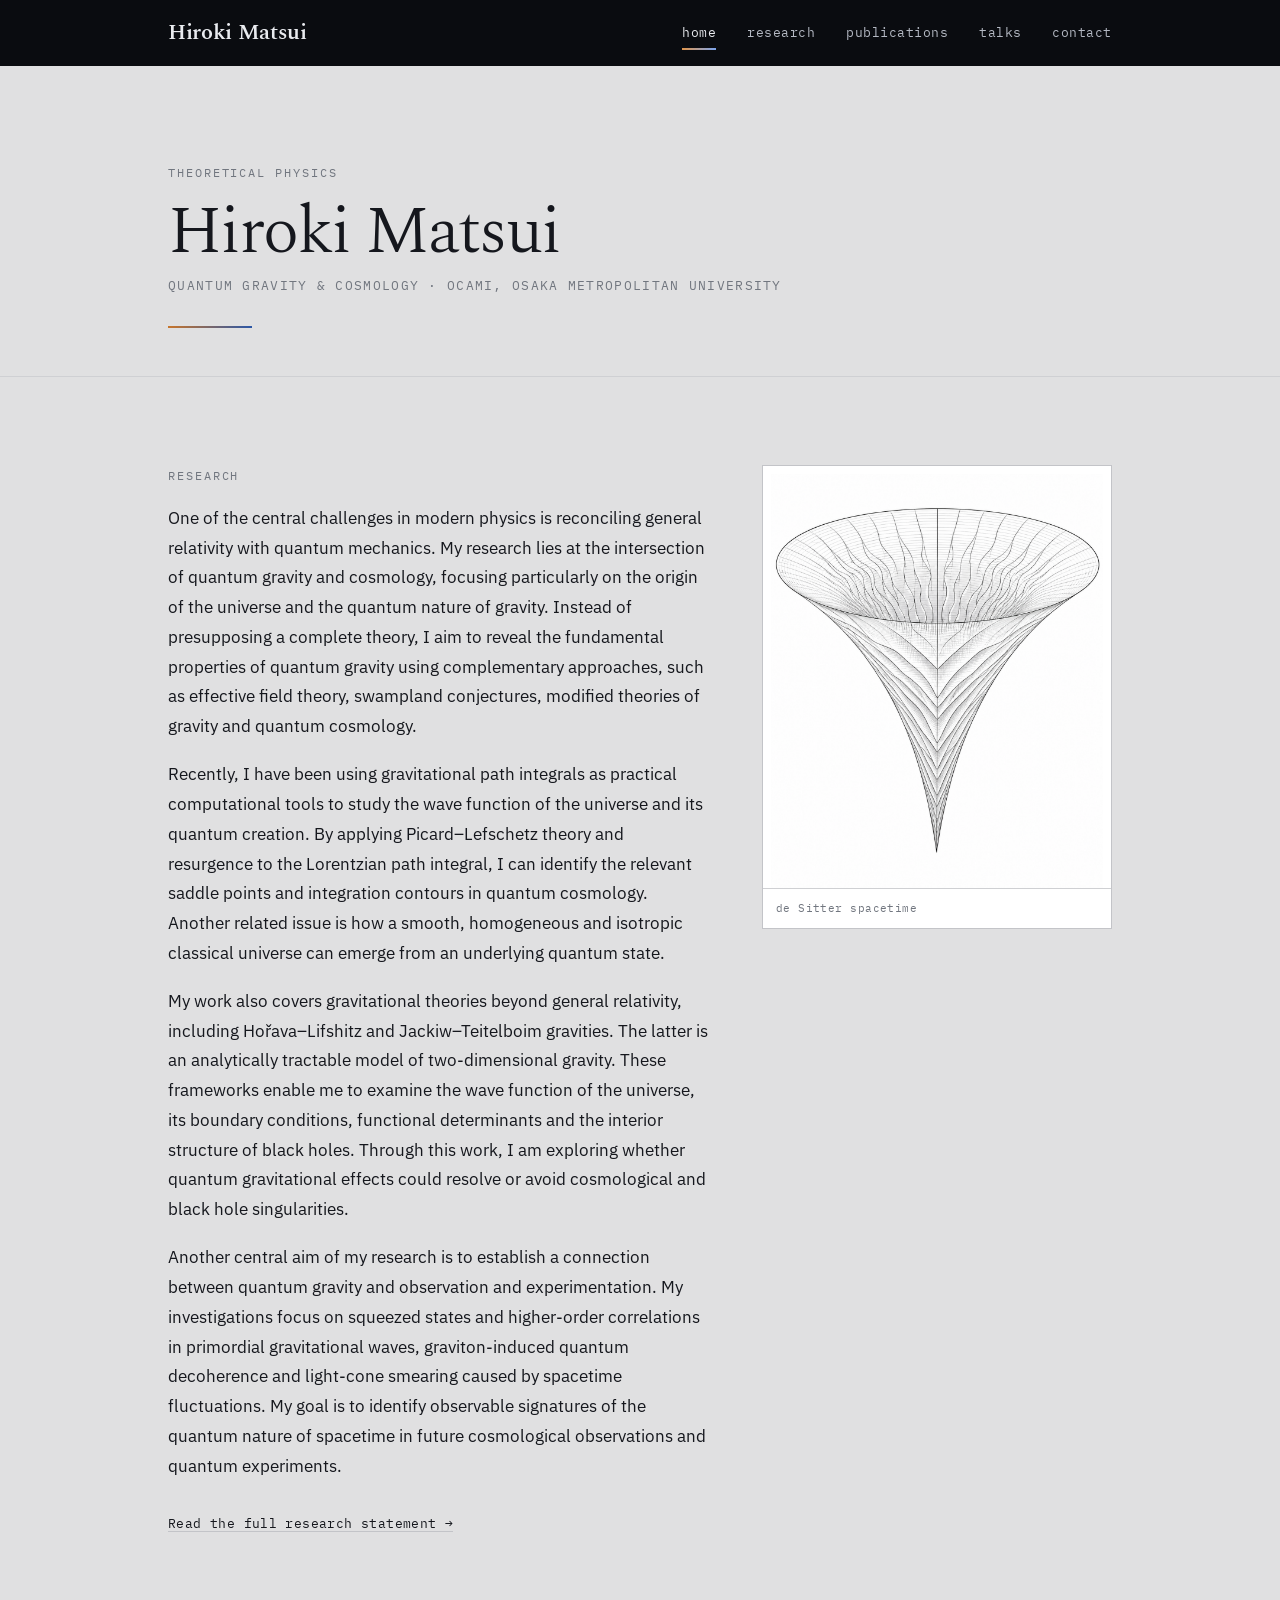
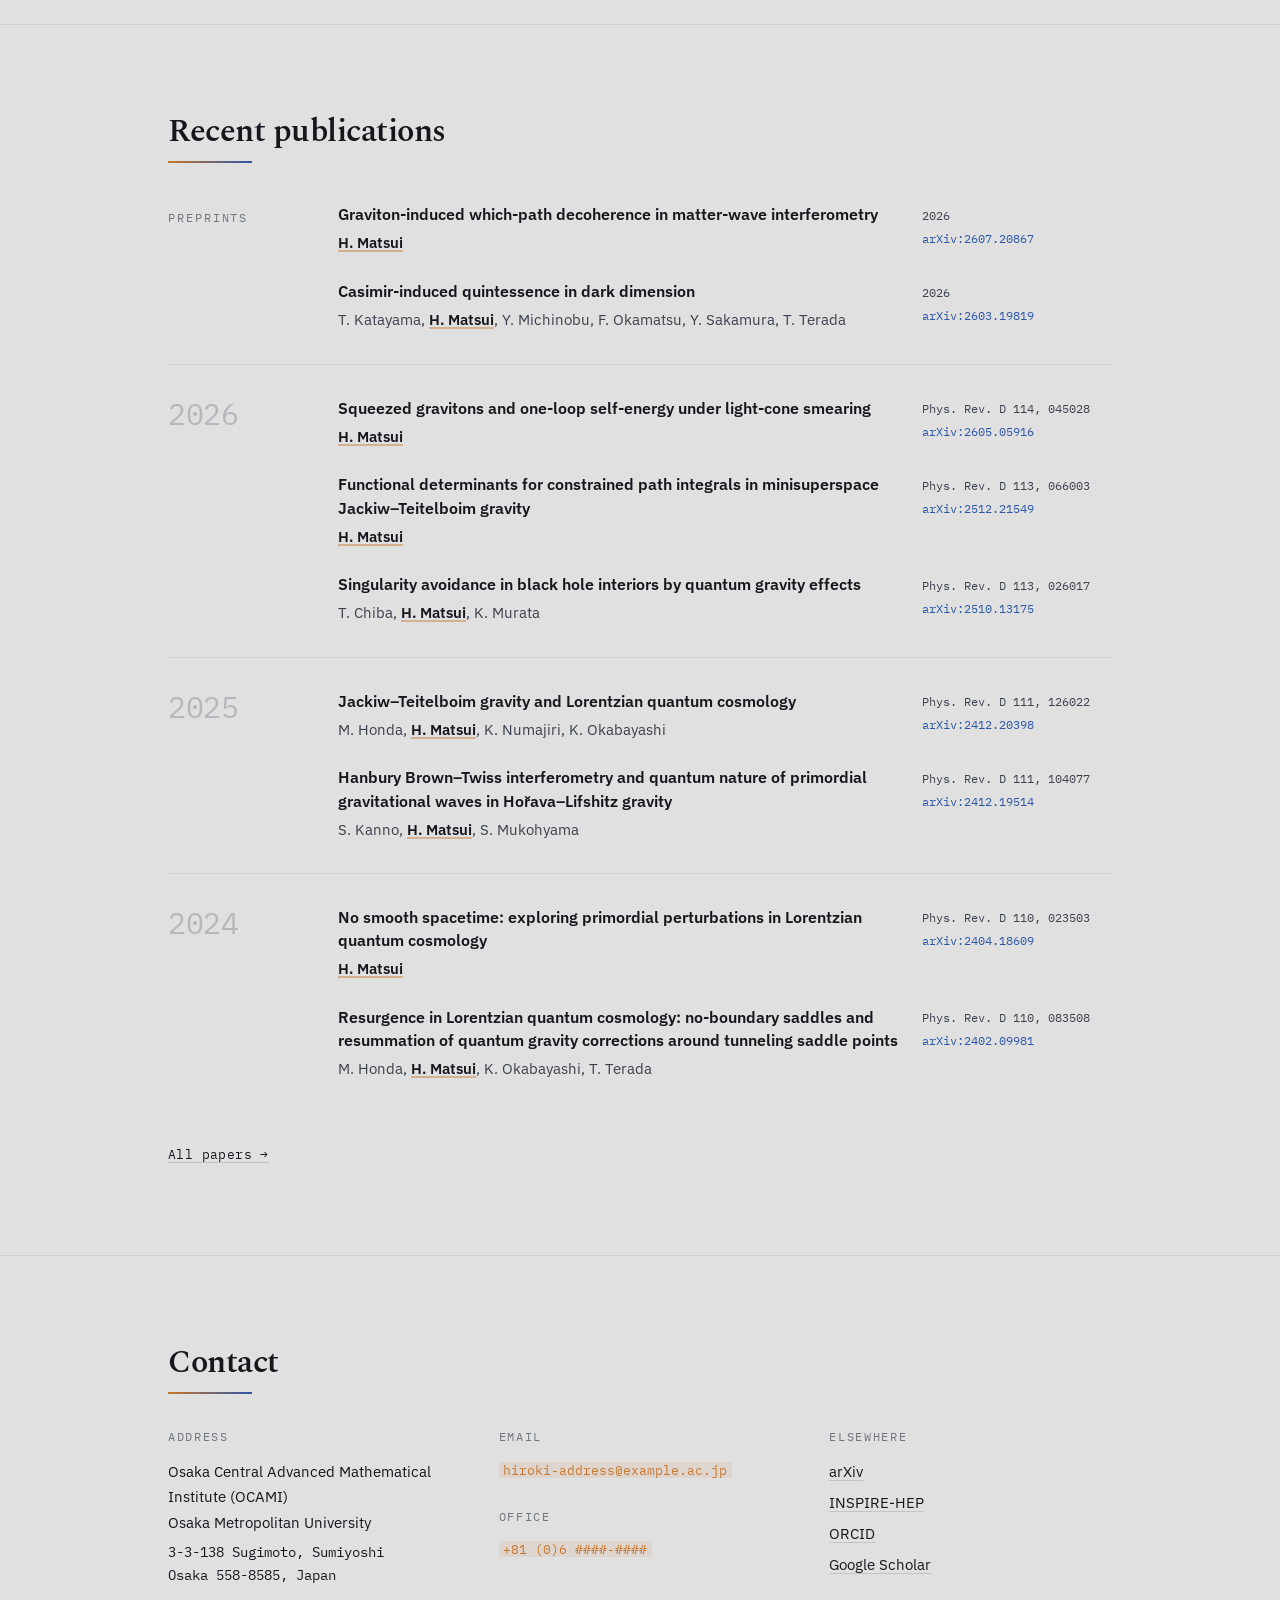
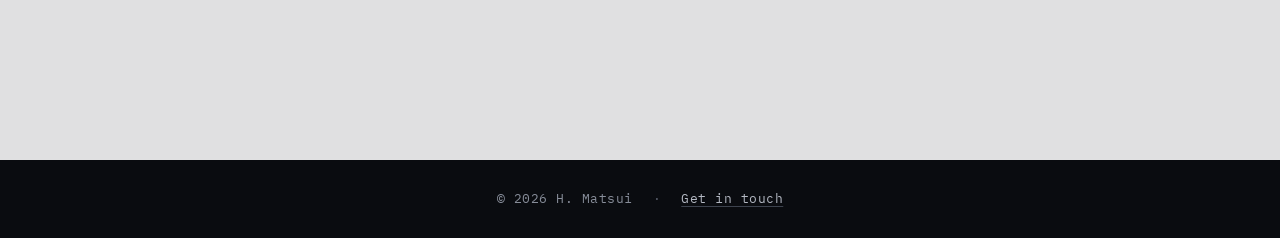
<file: index.html>
<!DOCTYPE html>
<html lang="en">
<head>
<meta charset="utf-8">
<meta name="viewport" content="width=device-width, initial-scale=1">
<meta name="color-scheme" content="light">
<meta name="theme-color" content="#0a0c10">
<title>Hiroki Matsui — Quantum Gravity and Cosmology</title>
<meta name="description" content="Hiroki Matsui is a theoretical physicist working on quantum gravity: the non-perturbative gravitational path integral, quantum cosmology, and the observable traces of a quantum spacetime.">
<link rel="preconnect" href="https://fonts.googleapis.com">
<link rel="preconnect" href="https://fonts.gstatic.com" crossorigin>
<link href="https://fonts.googleapis.com/css2?family=IBM+Plex+Mono:wght@400;500&family=IBM+Plex+Sans:wght@400;500;600&family=Spectral:wght@300;600&display=swap" rel="stylesheet">
<link rel="stylesheet" href="style.css">
</head>
<body>

<a class="skip" href="#main">Skip to content</a>

<header class="site-header">
  <div class="wrap header-inner">
    <a class="wordmark" href="index.html">Hiroki Matsui</a>
    <button class="nav-toggle" type="button" aria-expanded="false" aria-controls="site-nav" aria-label="Open menu"><span></span></button>
    <nav class="nav" id="site-nav" aria-label="Main">
        <ul>
          <li><a href="index.html" aria-current="page">home</a></li>
          <li><a href="research.html">research</a></li>
          <li><a href="publications.html">publications</a></li>
          <li><a href="talks.html">talks</a></li>
          <li><a href="#contact">contact</a></li>
        </ul>
    </nav>
  </div>
</header>

<main id="main">

  <!-- ------------------------------------------------------------ hero -- -->
  <section class="section hero">
    <div class="wrap">
      <p class="eyebrow">Theoretical Physics</p>
      <h1 class="hero-name">Hiroki Matsui</h1>
      <p class="hero-role">Quantum Gravity &amp; Cosmology &middot; OCAMI, Osaka Metropolitan University</p>
      <div class="hero-rule" aria-hidden="true"></div>
    </div>
  </section>

  <!-- --------------------------------------------------------- profile -- -->
  <section class="section" id="research">
    <div class="wrap profile">
      <div class="prose">
        <p class="eyebrow">Research</p>
        <p>One of the central challenges in modern physics is reconciling general relativity with quantum mechanics. My research lies at the intersection of quantum gravity and cosmology, focusing particularly on the origin of the universe and the quantum nature of gravity. Instead of presupposing a complete theory, I aim to reveal the fundamental properties of quantum gravity using complementary approaches, such as effective field theory, swampland conjectures, modified theories of gravity and quantum cosmology.</p>
        <p>Recently, I have been using gravitational path integrals as practical computational tools to study the wave function of the universe and its quantum creation. By applying Picard&ndash;Lefschetz theory and resurgence to the Lorentzian path integral, I can identify the relevant saddle points and integration contours in quantum cosmology. Another related issue is how a smooth, homogeneous and isotropic classical universe can emerge from an underlying quantum state.</p>
        <p>My work also covers gravitational theories beyond general relativity, including Ho&#345;ava&ndash;Lifshitz and Jackiw&ndash;Teitelboim gravities. The latter is an analytically tractable model of two-dimensional gravity. These frameworks enable me to examine the wave function of the universe, its boundary conditions, functional determinants and the interior structure of black holes. Through this work, I am exploring whether quantum gravitational effects could resolve or avoid cosmological and black hole singularities.</p>
        <p>Another central aim of my research is to establish a connection between quantum gravity and observation and experimentation. My investigations focus on squeezed states and higher-order correlations in primordial gravitational waves, graviton-induced quantum decoherence and light-cone smearing caused by spacetime fluctuations. My goal is to identify observable signatures of the quantum nature of spacetime in future cosmological observations and quantum experiments.</p>
        <p class="more-link"><a href="research.html">Read the full research statement &rarr;</a></p>
      </div>

      <figure class="portrait">
        <img src="de-Sitter.png" width="1122" height="1402" loading="lazy" decoding="async" alt="A wireframe diagram of de Sitter spacetime, opening from a narrow lower tip into a broad curved spatial slice.">
        <figcaption>de Sitter spacetime</figcaption>
      </figure>
    </div>
  </section>

  <!-- --------------------------------------------------- recent papers -- -->
  <section class="section" id="recent">
    <div class="wrap">
      <h2 class="section-title">Recent publications</h2>

      <div class="year-group">
        <p class="year-label is-word">Preprints</p>
        <ol class="pub-list">
          <li class="pub">
            <div>
              <p class="pub-title"><a href="https://arxiv.org/abs/2607.20867">Graviton-induced which-path decoherence in matter-wave interferometry</a></p>
              <p class="pub-authors"><span class="me">H. Matsui</span></p>
            </div>
            <p class="pub-ref">
              <span class="journal">2026</span>
              <span class="arxiv"><a href="https://arxiv.org/abs/2607.20867">arXiv:2607.20867</a></span>
            </p>
          </li>
          <li class="pub">
            <div>
              <p class="pub-title"><a href="https://arxiv.org/abs/2603.19819">Casimir-induced quintessence in dark dimension</a></p>
              <p class="pub-authors">T. Katayama, <span class="me">H. Matsui</span>, Y. Michinobu, F. Okamatsu, Y. Sakamura, T. Terada</p>
            </div>
            <p class="pub-ref">
              <span class="journal">2026</span>
              <span class="arxiv"><a href="https://arxiv.org/abs/2603.19819">arXiv:2603.19819</a></span>
            </p>
          </li>
        </ol>
      </div>

      <div class="year-group">
        <p class="year-label">2026</p>
        <ol class="pub-list">
          <li class="pub">
            <div>
              <p class="pub-title"><a href="https://arxiv.org/abs/2605.05916">Squeezed gravitons and one-loop self-energy under light-cone smearing</a></p>
              <p class="pub-authors"><span class="me">H. Matsui</span></p>
            </div>
            <p class="pub-ref">
              <span class="journal">Phys. Rev. D 114, 045028</span>
              <span class="arxiv"><a href="https://arxiv.org/abs/2605.05916">arXiv:2605.05916</a></span>
            </p>
          </li>
          <li class="pub">
            <div>
              <p class="pub-title"><a href="https://arxiv.org/abs/2512.21549">Functional determinants for constrained path integrals in minisuperspace Jackiw&ndash;Teitelboim gravity</a></p>
              <p class="pub-authors"><span class="me">H. Matsui</span></p>
            </div>
            <p class="pub-ref">
              <span class="journal">Phys. Rev. D 113, 066003</span>
              <span class="arxiv"><a href="https://arxiv.org/abs/2512.21549">arXiv:2512.21549</a></span>
            </p>
          </li>
          <li class="pub">
            <div>
              <p class="pub-title"><a href="https://arxiv.org/abs/2510.13175">Singularity avoidance in black hole interiors by quantum gravity effects</a></p>
              <p class="pub-authors">T. Chiba, <span class="me">H. Matsui</span>, K. Murata</p>
            </div>
            <p class="pub-ref">
              <span class="journal">Phys. Rev. D 113, 026017</span>
              <span class="arxiv"><a href="https://arxiv.org/abs/2510.13175">arXiv:2510.13175</a></span>
            </p>
          </li>
        </ol>
      </div>

      <div class="year-group">
        <p class="year-label">2025</p>
        <ol class="pub-list">
          <li class="pub">
            <div>
              <p class="pub-title"><a href="https://arxiv.org/abs/2412.20398">Jackiw&ndash;Teitelboim gravity and Lorentzian quantum cosmology</a></p>
              <p class="pub-authors">M. Honda, <span class="me">H. Matsui</span>, K. Numajiri, K. Okabayashi</p>
            </div>
            <p class="pub-ref">
              <span class="journal">Phys. Rev. D 111, 126022</span>
              <span class="arxiv"><a href="https://arxiv.org/abs/2412.20398">arXiv:2412.20398</a></span>
            </p>
          </li>
          <li class="pub">
            <div>
              <p class="pub-title"><a href="https://arxiv.org/abs/2412.19514">Hanbury&nbsp;Brown&ndash;Twiss interferometry and quantum nature of primordial gravitational waves in Ho&#345;ava&ndash;Lifshitz gravity</a></p>
              <p class="pub-authors">S. Kanno, <span class="me">H. Matsui</span>, S. Mukohyama</p>
            </div>
            <p class="pub-ref">
              <span class="journal">Phys. Rev. D 111, 104077</span>
              <span class="arxiv"><a href="https://arxiv.org/abs/2412.19514">arXiv:2412.19514</a></span>
            </p>
          </li>
        </ol>
      </div>

      <div class="year-group">
        <p class="year-label">2024</p>
        <ol class="pub-list">
          <li class="pub">
            <div>
              <p class="pub-title"><a href="https://arxiv.org/abs/2404.18609">No smooth spacetime: exploring primordial perturbations in Lorentzian quantum cosmology</a></p>
              <p class="pub-authors"><span class="me">H. Matsui</span></p>
            </div>
            <p class="pub-ref">
              <span class="journal">Phys. Rev. D 110, 023503</span>
              <span class="arxiv"><a href="https://arxiv.org/abs/2404.18609">arXiv:2404.18609</a></span>
            </p>
          </li>
          <li class="pub">
            <div>
              <p class="pub-title"><a href="https://arxiv.org/abs/2402.09981">Resurgence in Lorentzian quantum cosmology: no-boundary saddles and resummation of quantum gravity corrections around tunneling saddle points</a></p>
              <p class="pub-authors">M. Honda, <span class="me">H. Matsui</span>, K. Okabayashi, T. Terada</p>
            </div>
            <p class="pub-ref">
              <span class="journal">Phys. Rev. D 110, 083508</span>
              <span class="arxiv"><a href="https://arxiv.org/abs/2402.09981">arXiv:2402.09981</a></span>
            </p>
          </li>
        </ol>
      </div>

      <p class="more-link"><a href="publications.html">All papers &rarr;</a></p>
    </div>
  </section>

  <!-- -------------------------------------------------------- contact -- -->
  <section class="section" id="contact">
    <div class="wrap">
      <h2 class="section-title">Contact</h2>
      <div class="contact-grid">
        <div class="contact-block">
          <h3>Address</h3>
          <!-- TODO: add building / room number if you want it listed -->
          <p>Osaka Central Advanced Mathematical Institute (OCAMI)<br>Osaka Metropolitan University</p>
          <p class="mono">3-3-138 Sugimoto, Sumiyoshi<br>Osaka 558-8585, Japan</p>
        </div>
        <div class="contact-block">
          <h3>Email</h3>
          <!-- TODO: replace with the real address -->
          <p class="mono"><span class="todo">hiroki-address@example.ac.jp</span></p>
          <h3 class="stack-gap">Office</h3>
          <p class="mono"><span class="todo">+81 (0)6 ####-####</span></p>
        </div>
        <div class="contact-block">
          <h3>Elsewhere</h3>
          <!-- TODO: replace the # placeholders with your own profile URLs -->
          <p><a href="https://arxiv.org/">arXiv</a></p>
          <p><a href="https://inspirehep.net/">INSPIRE-HEP</a></p>
          <p><a href="https://orcid.org/">ORCID</a></p>
          <p><a href="https://scholar.google.com/">Google Scholar</a></p>
        </div>
      </div>
    </div>
  </section>

</main>

<footer class="site-footer">
  <div class="wrap footer-inner">
    <span>&copy; 2026 H. Matsui</span>
    <span class="footer-dot">&middot;</span>
    <a href="#contact">Get in touch</a>
  </div>
</footer>

<script src="site.js"></script>
</body>
</html>
</file>
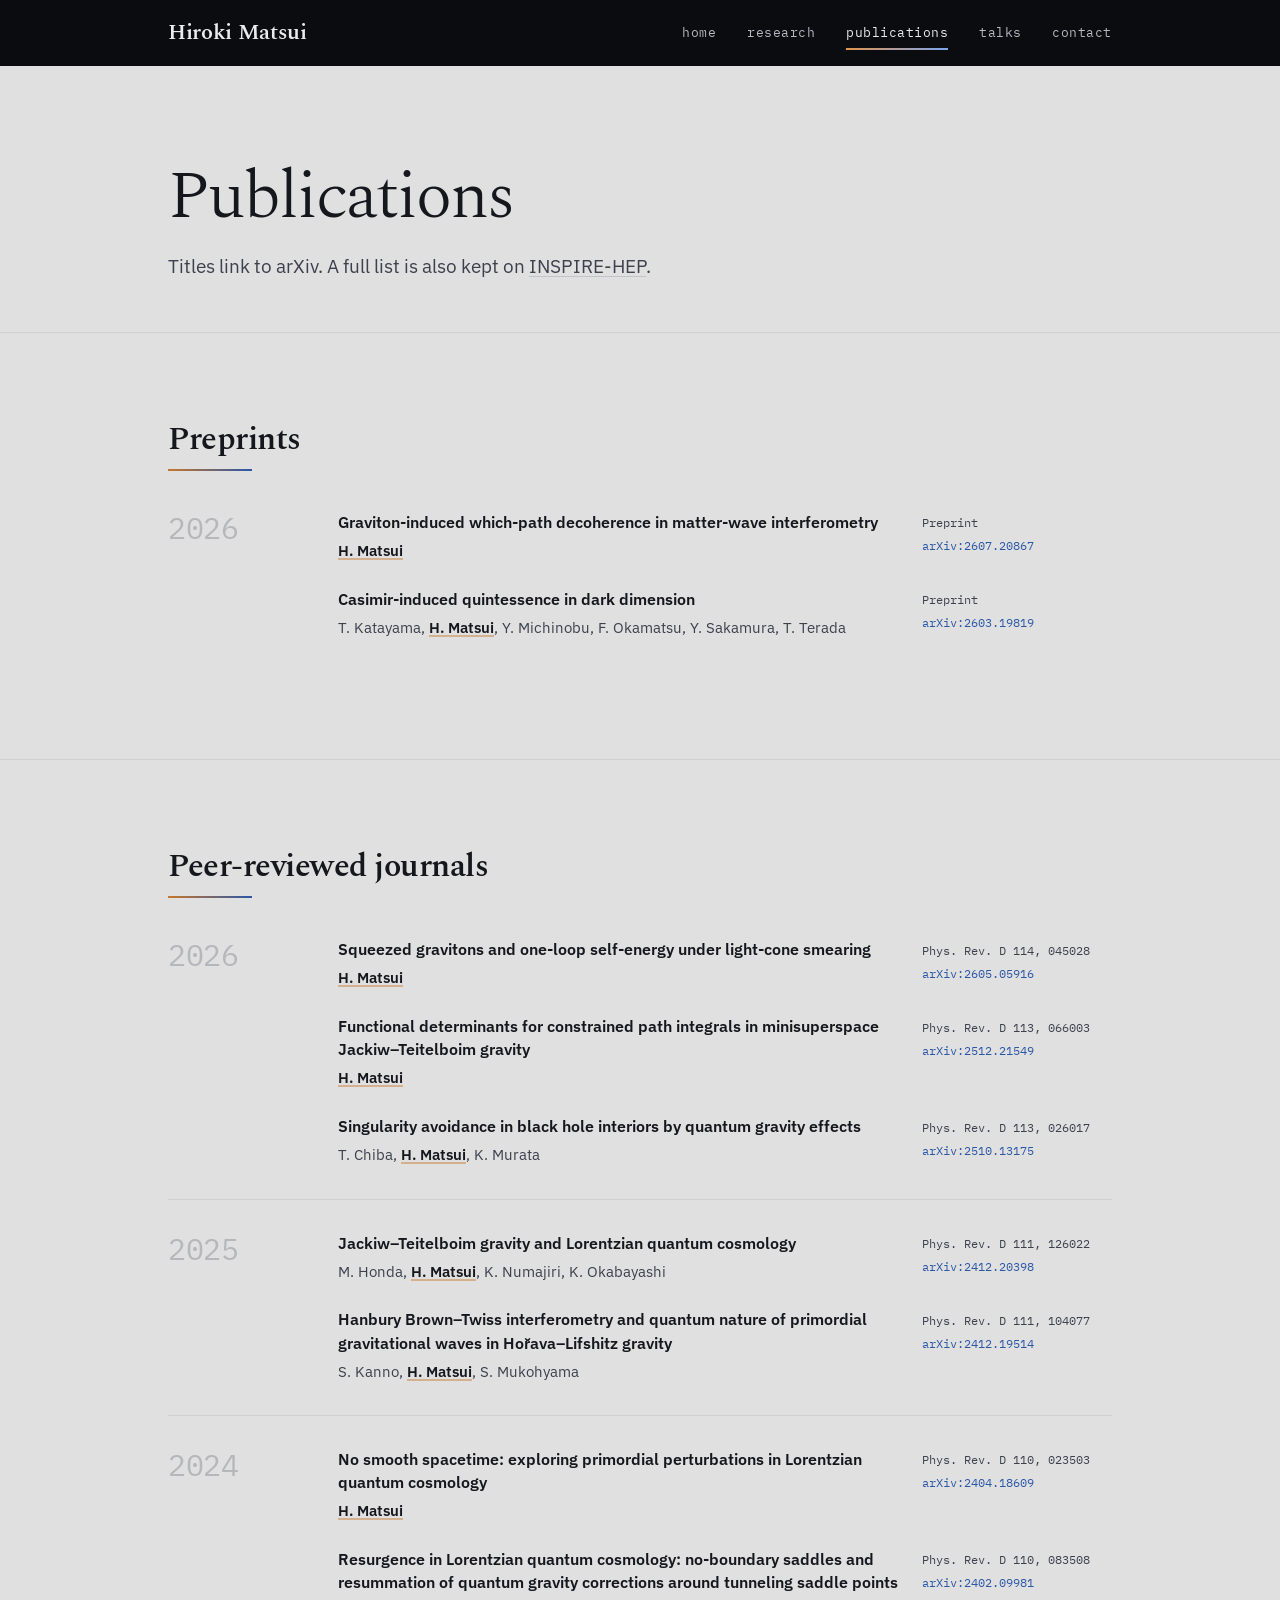
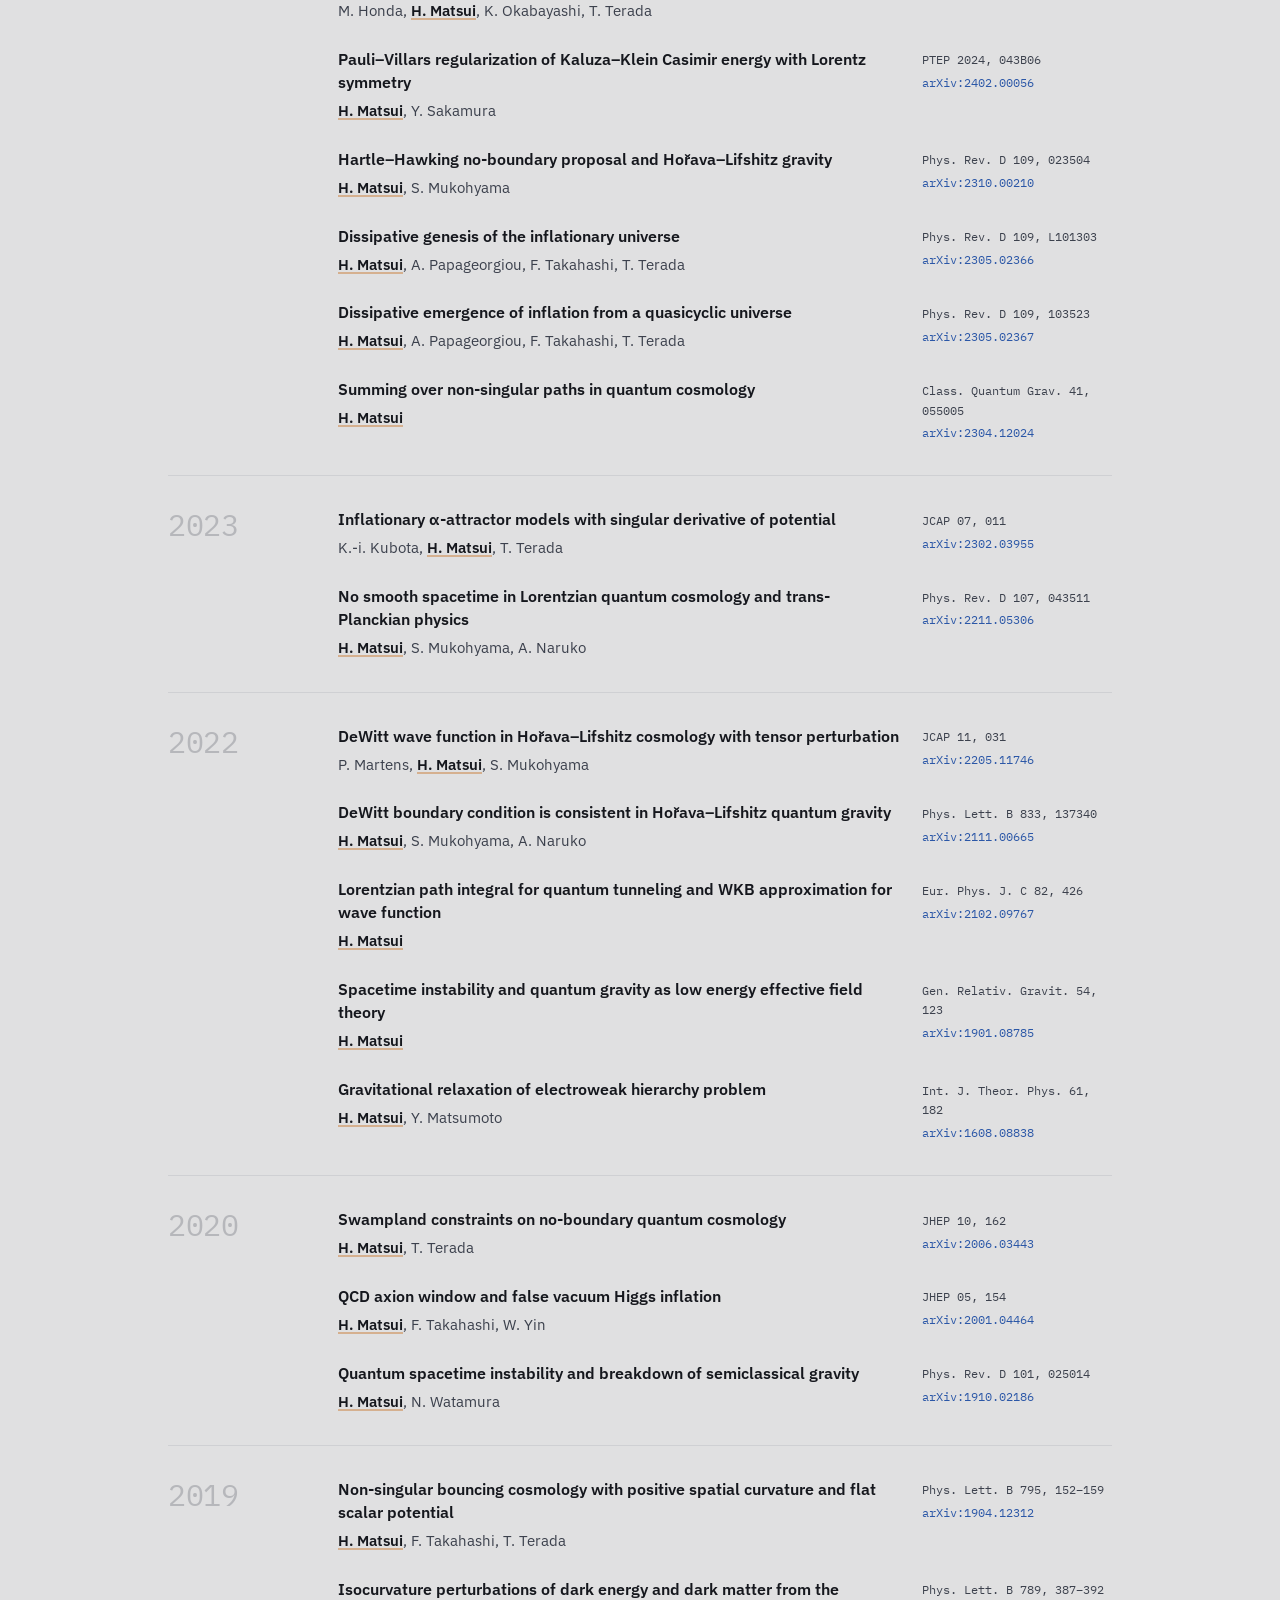
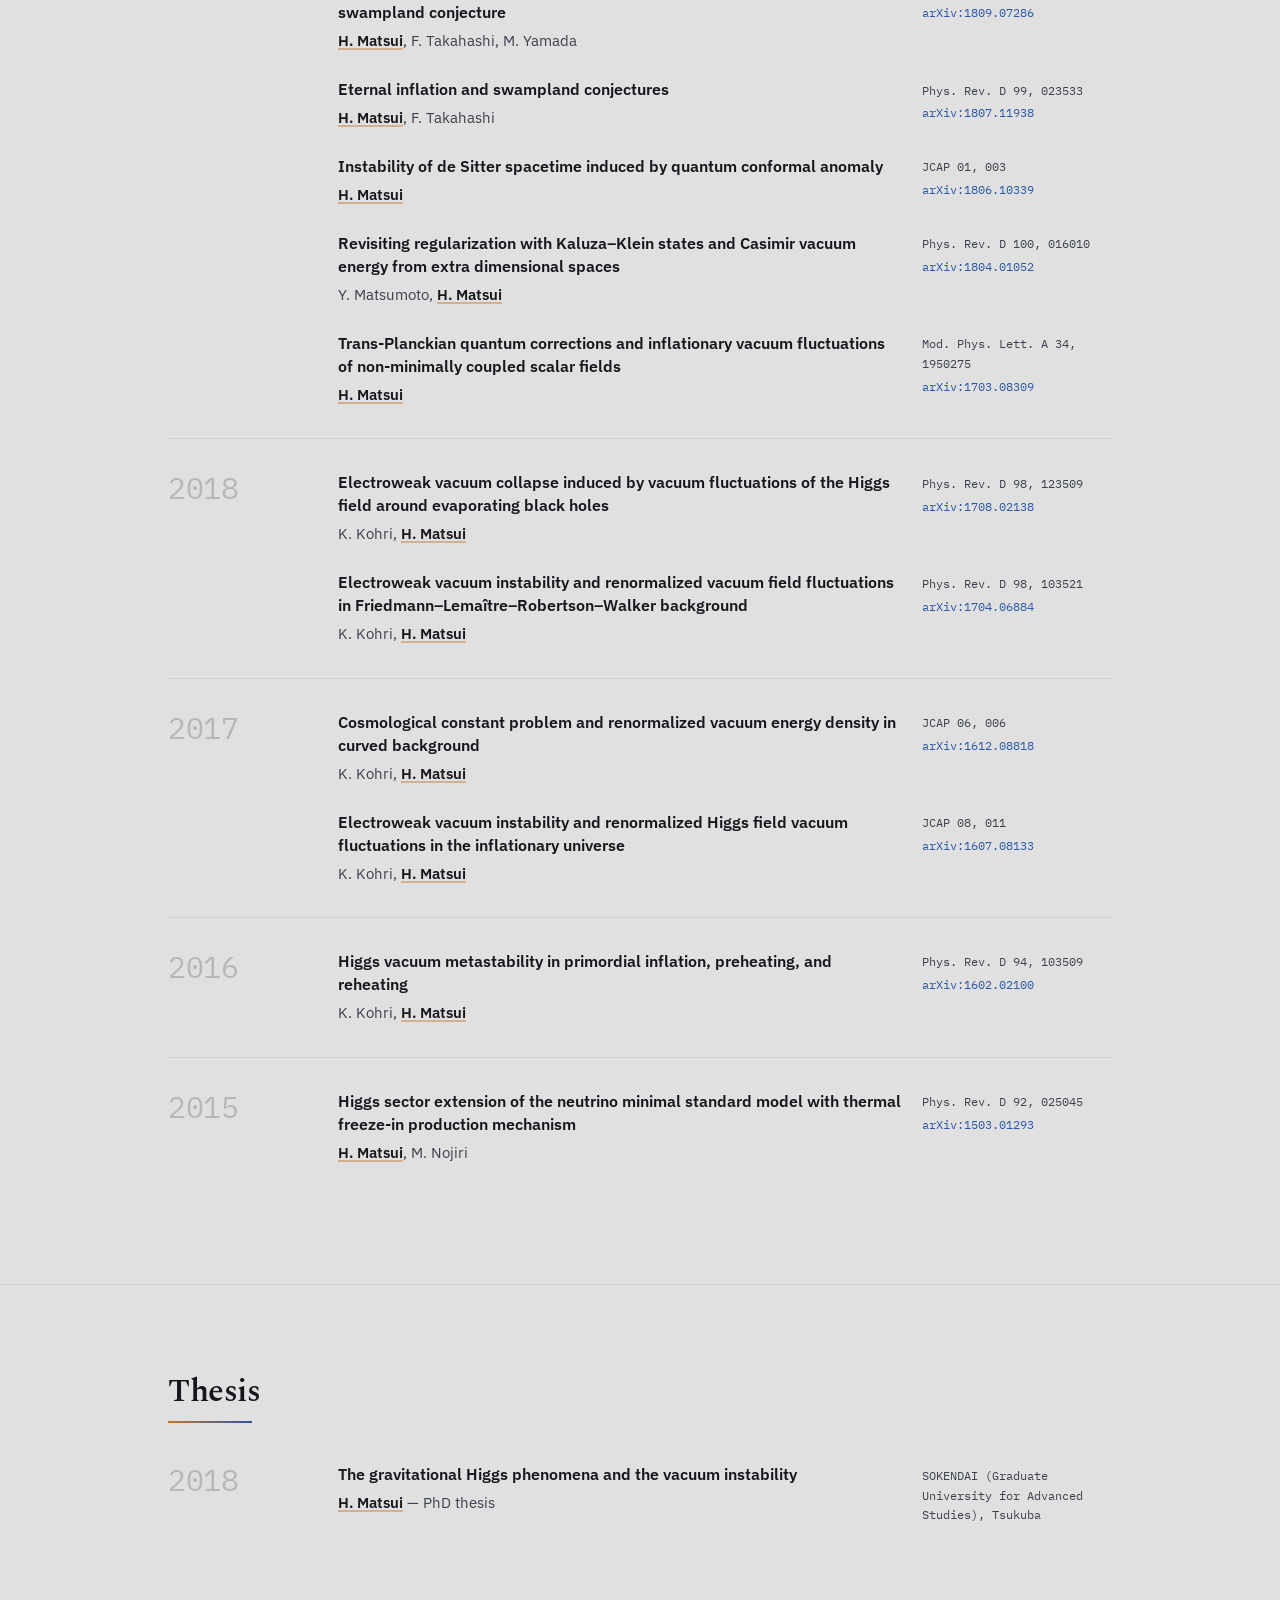
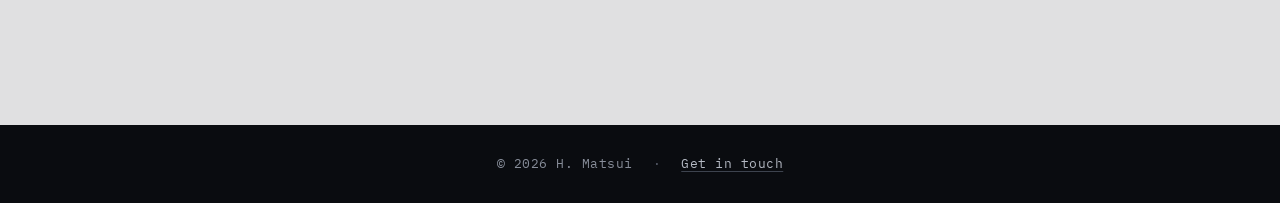
<file: publications.html>
<!DOCTYPE html>
<html lang="en">
<head>
<meta charset="utf-8">
<meta name="viewport" content="width=device-width, initial-scale=1">
<meta name="color-scheme" content="light">
<meta name="theme-color" content="#0a0c10">
<title>Publications — Hiroki Matsui</title>
<meta name="description" content="Peer-reviewed papers, preprints and thesis of Hiroki Matsui, on quantum cosmology, quantum gravity and the early universe.">
<link rel="preconnect" href="https://fonts.googleapis.com">
<link rel="preconnect" href="https://fonts.gstatic.com" crossorigin>
<link href="https://fonts.googleapis.com/css2?family=IBM+Plex+Mono:wght@400;500&family=IBM+Plex+Sans:wght@400;500;600&family=Spectral:wght@300;600&display=swap" rel="stylesheet">
<link rel="stylesheet" href="style.css">
</head>
<body>

<a class="skip" href="#main">Skip to content</a>

<header class="site-header">
  <div class="wrap header-inner">
    <a class="wordmark" href="index.html">Hiroki Matsui</a>
    <button class="nav-toggle" type="button" aria-expanded="false" aria-controls="site-nav" aria-label="Open menu"><span></span></button>
    <nav class="nav" id="site-nav" aria-label="Main">
      <ul>
        <li><a href="index.html">home</a></li>
        <li><a href="research.html">research</a></li>
        <li><a href="publications.html" aria-current="page">publications</a></li>
        <li><a href="talks.html">talks</a></li>
        <li><a href="index.html#contact">contact</a></li>
      </ul>
    </nav>
  </div>
</header>

<main id="main">

  <section class="section hero">
    <div class="wrap">
      <h1 class="hero-name page-title">Publications</h1>
      <p class="lede">Titles link to arXiv. A full list is also kept on <a href="https://inspirehep.net/">INSPIRE-HEP</a>.</p>
    </div>
  </section>

  <!-- ------------------------------------------------------- preprints -- -->
  <section class="section">
    <div class="wrap">
      <h2 class="section-title">Preprints</h2>
      <div class="year-group">
        <p class="year-label">2026</p>
        <ol class="pub-list">
          <li class="pub">
            <div>
              <p class="pub-title"><a href="https://arxiv.org/abs/2607.20867">Graviton-induced which-path decoherence in matter-wave interferometry</a></p>
              <p class="pub-authors"><span class="me">H. Matsui</span></p>
            </div>
            <p class="pub-ref">
              <span class="journal">Preprint</span>
              <span class="arxiv"><a href="https://arxiv.org/abs/2607.20867">arXiv:2607.20867</a></span>
            </p>
          </li>
          <li class="pub">
            <div>
              <p class="pub-title"><a href="https://arxiv.org/abs/2603.19819">Casimir-induced quintessence in dark dimension</a></p>
              <p class="pub-authors">T. Katayama, <span class="me">H. Matsui</span>, Y. Michinobu, F. Okamatsu, Y. Sakamura, T. Terada</p>
            </div>
            <p class="pub-ref">
              <span class="journal">Preprint</span>
              <span class="arxiv"><a href="https://arxiv.org/abs/2603.19819">arXiv:2603.19819</a></span>
            </p>
          </li>
        </ol>
      </div>
    </div>
  </section>

  <!-- ---------------------------------------------------------- papers -- -->
  <section class="section">
    <div class="wrap">
      <h2 class="section-title">Peer-reviewed journals</h2>

      <!-- 2026 -->
      <div class="year-group">
        <p class="year-label">2026</p>
        <ol class="pub-list">
          <li class="pub">
            <div>
              <p class="pub-title"><a href="https://arxiv.org/abs/2605.05916">Squeezed gravitons and one-loop self-energy under light-cone smearing</a></p>
              <p class="pub-authors"><span class="me">H. Matsui</span></p>
            </div>
            <p class="pub-ref"><span class="journal">Phys. Rev. D 114, 045028</span><span class="arxiv"><a href="https://arxiv.org/abs/2605.05916">arXiv:2605.05916</a></span></p>
          </li>
          <li class="pub">
            <div>
              <p class="pub-title"><a href="https://arxiv.org/abs/2512.21549">Functional determinants for constrained path integrals in minisuperspace Jackiw&ndash;Teitelboim gravity</a></p>
              <p class="pub-authors"><span class="me">H. Matsui</span></p>
            </div>
            <p class="pub-ref"><span class="journal">Phys. Rev. D 113, 066003</span><span class="arxiv"><a href="https://arxiv.org/abs/2512.21549">arXiv:2512.21549</a></span></p>
          </li>
          <li class="pub">
            <div>
              <p class="pub-title"><a href="https://arxiv.org/abs/2510.13175">Singularity avoidance in black hole interiors by quantum gravity effects</a></p>
              <p class="pub-authors">T. Chiba, <span class="me">H. Matsui</span>, K. Murata</p>
            </div>
            <p class="pub-ref"><span class="journal">Phys. Rev. D 113, 026017</span><span class="arxiv"><a href="https://arxiv.org/abs/2510.13175">arXiv:2510.13175</a></span></p>
          </li>
        </ol>
      </div>

      <!-- 2025 -->
      <div class="year-group">
        <p class="year-label">2025</p>
        <ol class="pub-list">
          <li class="pub">
            <div>
              <p class="pub-title"><a href="https://arxiv.org/abs/2412.20398">Jackiw&ndash;Teitelboim gravity and Lorentzian quantum cosmology</a></p>
              <p class="pub-authors">M. Honda, <span class="me">H. Matsui</span>, K. Numajiri, K. Okabayashi</p>
            </div>
            <p class="pub-ref"><span class="journal">Phys. Rev. D 111, 126022</span><span class="arxiv"><a href="https://arxiv.org/abs/2412.20398">arXiv:2412.20398</a></span></p>
          </li>
          <li class="pub">
            <div>
              <p class="pub-title"><a href="https://arxiv.org/abs/2412.19514">Hanbury&nbsp;Brown&ndash;Twiss interferometry and quantum nature of primordial gravitational waves in Ho&#345;ava&ndash;Lifshitz gravity</a></p>
              <p class="pub-authors">S. Kanno, <span class="me">H. Matsui</span>, S. Mukohyama</p>
            </div>
            <p class="pub-ref"><span class="journal">Phys. Rev. D 111, 104077</span><span class="arxiv"><a href="https://arxiv.org/abs/2412.19514">arXiv:2412.19514</a></span></p>
          </li>
        </ol>
      </div>

      <!-- 2024 -->
      <div class="year-group">
        <p class="year-label">2024</p>
        <ol class="pub-list">
          <li class="pub">
            <div>
              <p class="pub-title"><a href="https://arxiv.org/abs/2404.18609">No smooth spacetime: exploring primordial perturbations in Lorentzian quantum cosmology</a></p>
              <p class="pub-authors"><span class="me">H. Matsui</span></p>
            </div>
            <p class="pub-ref"><span class="journal">Phys. Rev. D 110, 023503</span><span class="arxiv"><a href="https://arxiv.org/abs/2404.18609">arXiv:2404.18609</a></span></p>
          </li>
          <li class="pub">
            <div>
              <p class="pub-title"><a href="https://arxiv.org/abs/2402.09981">Resurgence in Lorentzian quantum cosmology: no-boundary saddles and resummation of quantum gravity corrections around tunneling saddle points</a></p>
              <p class="pub-authors">M. Honda, <span class="me">H. Matsui</span>, K. Okabayashi, T. Terada</p>
            </div>
            <p class="pub-ref"><span class="journal">Phys. Rev. D 110, 083508</span><span class="arxiv"><a href="https://arxiv.org/abs/2402.09981">arXiv:2402.09981</a></span></p>
          </li>
          <li class="pub">
            <div>
              <p class="pub-title"><a href="https://arxiv.org/abs/2402.00056">Pauli&ndash;Villars regularization of Kaluza&ndash;Klein Casimir energy with Lorentz symmetry</a></p>
              <p class="pub-authors"><span class="me">H. Matsui</span>, Y. Sakamura</p>
            </div>
            <p class="pub-ref"><span class="journal">PTEP 2024, 043B06</span><span class="arxiv"><a href="https://arxiv.org/abs/2402.00056">arXiv:2402.00056</a></span></p>
          </li>
          <li class="pub">
            <div>
              <p class="pub-title"><a href="https://arxiv.org/abs/2310.00210">Hartle&ndash;Hawking no-boundary proposal and Ho&#345;ava&ndash;Lifshitz gravity</a></p>
              <p class="pub-authors"><span class="me">H. Matsui</span>, S. Mukohyama</p>
            </div>
            <p class="pub-ref"><span class="journal">Phys. Rev. D 109, 023504</span><span class="arxiv"><a href="https://arxiv.org/abs/2310.00210">arXiv:2310.00210</a></span></p>
          </li>
          <li class="pub">
            <div>
              <p class="pub-title"><a href="https://arxiv.org/abs/2305.02366">Dissipative genesis of the inflationary universe</a></p>
              <p class="pub-authors"><span class="me">H. Matsui</span>, A. Papageorgiou, F. Takahashi, T. Terada</p>
            </div>
            <p class="pub-ref"><span class="journal">Phys. Rev. D 109, L101303</span><span class="arxiv"><a href="https://arxiv.org/abs/2305.02366">arXiv:2305.02366</a></span></p>
          </li>
          <li class="pub">
            <div>
              <p class="pub-title"><a href="https://arxiv.org/abs/2305.02367">Dissipative emergence of inflation from a quasicyclic universe</a></p>
              <p class="pub-authors"><span class="me">H. Matsui</span>, A. Papageorgiou, F. Takahashi, T. Terada</p>
            </div>
            <p class="pub-ref"><span class="journal">Phys. Rev. D 109, 103523</span><span class="arxiv"><a href="https://arxiv.org/abs/2305.02367">arXiv:2305.02367</a></span></p>
          </li>
          <li class="pub">
            <div>
              <p class="pub-title"><a href="https://arxiv.org/abs/2304.12024">Summing over non-singular paths in quantum cosmology</a></p>
              <p class="pub-authors"><span class="me">H. Matsui</span></p>
            </div>
            <p class="pub-ref"><span class="journal">Class. Quantum Grav. 41, 055005</span><span class="arxiv"><a href="https://arxiv.org/abs/2304.12024">arXiv:2304.12024</a></span></p>
          </li>
        </ol>
      </div>

      <!-- 2023 -->
      <div class="year-group">
        <p class="year-label">2023</p>
        <ol class="pub-list">
          <li class="pub">
            <div>
              <p class="pub-title"><a href="https://arxiv.org/abs/2302.03955">Inflationary &alpha;-attractor models with singular derivative of potential</a></p>
              <p class="pub-authors">K.-i. Kubota, <span class="me">H. Matsui</span>, T. Terada</p>
            </div>
            <p class="pub-ref"><span class="journal">JCAP 07, 011</span><span class="arxiv"><a href="https://arxiv.org/abs/2302.03955">arXiv:2302.03955</a></span></p>
          </li>
          <li class="pub">
            <div>
              <p class="pub-title"><a href="https://arxiv.org/abs/2211.05306">No smooth spacetime in Lorentzian quantum cosmology and trans-Planckian physics</a></p>
              <p class="pub-authors"><span class="me">H. Matsui</span>, S. Mukohyama, A. Naruko</p>
            </div>
            <p class="pub-ref"><span class="journal">Phys. Rev. D 107, 043511</span><span class="arxiv"><a href="https://arxiv.org/abs/2211.05306">arXiv:2211.05306</a></span></p>
          </li>
        </ol>
      </div>

      <!-- 2022 -->
      <div class="year-group">
        <p class="year-label">2022</p>
        <ol class="pub-list">
          <li class="pub">
            <div>
              <p class="pub-title"><a href="https://arxiv.org/abs/2205.11746">DeWitt wave function in Ho&#345;ava&ndash;Lifshitz cosmology with tensor perturbation</a></p>
              <p class="pub-authors">P. Martens, <span class="me">H. Matsui</span>, S. Mukohyama</p>
            </div>
            <p class="pub-ref"><span class="journal">JCAP 11, 031</span><span class="arxiv"><a href="https://arxiv.org/abs/2205.11746">arXiv:2205.11746</a></span></p>
          </li>
          <li class="pub">
            <div>
              <p class="pub-title"><a href="https://arxiv.org/abs/2111.00665">DeWitt boundary condition is consistent in Ho&#345;ava&ndash;Lifshitz quantum gravity</a></p>
              <p class="pub-authors"><span class="me">H. Matsui</span>, S. Mukohyama, A. Naruko</p>
            </div>
            <p class="pub-ref"><span class="journal">Phys. Lett. B 833, 137340</span><span class="arxiv"><a href="https://arxiv.org/abs/2111.00665">arXiv:2111.00665</a></span></p>
          </li>
          <li class="pub">
            <div>
              <p class="pub-title"><a href="https://arxiv.org/abs/2102.09767">Lorentzian path integral for quantum tunneling and WKB approximation for wave function</a></p>
              <p class="pub-authors"><span class="me">H. Matsui</span></p>
            </div>
            <p class="pub-ref"><span class="journal">Eur. Phys. J. C 82, 426</span><span class="arxiv"><a href="https://arxiv.org/abs/2102.09767">arXiv:2102.09767</a></span></p>
          </li>
          <li class="pub">
            <div>
              <p class="pub-title"><a href="https://arxiv.org/abs/1901.08785">Spacetime instability and quantum gravity as low energy effective field theory</a></p>
              <p class="pub-authors"><span class="me">H. Matsui</span></p>
            </div>
            <p class="pub-ref"><span class="journal">Gen. Relativ. Gravit. 54, 123</span><span class="arxiv"><a href="https://arxiv.org/abs/1901.08785">arXiv:1901.08785</a></span></p>
          </li>
          <li class="pub">
            <div>
              <p class="pub-title"><a href="https://arxiv.org/abs/1608.08838">Gravitational relaxation of electroweak hierarchy problem</a></p>
              <p class="pub-authors"><span class="me">H. Matsui</span>, Y. Matsumoto</p>
            </div>
            <p class="pub-ref"><span class="journal">Int. J. Theor. Phys. 61, 182</span><span class="arxiv"><a href="https://arxiv.org/abs/1608.08838">arXiv:1608.08838</a></span></p>
          </li>
        </ol>
      </div>

      <!-- 2020 -->
      <div class="year-group">
        <p class="year-label">2020</p>
        <ol class="pub-list">
          <li class="pub">
            <div>
              <p class="pub-title"><a href="https://arxiv.org/abs/2006.03443">Swampland constraints on no-boundary quantum cosmology</a></p>
              <p class="pub-authors"><span class="me">H. Matsui</span>, T. Terada</p>
            </div>
            <p class="pub-ref"><span class="journal">JHEP 10, 162</span><span class="arxiv"><a href="https://arxiv.org/abs/2006.03443">arXiv:2006.03443</a></span></p>
          </li>
          <li class="pub">
            <div>
              <p class="pub-title"><a href="https://arxiv.org/abs/2001.04464">QCD axion window and false vacuum Higgs inflation</a></p>
              <p class="pub-authors"><span class="me">H. Matsui</span>, F. Takahashi, W. Yin</p>
            </div>
            <p class="pub-ref"><span class="journal">JHEP 05, 154</span><span class="arxiv"><a href="https://arxiv.org/abs/2001.04464">arXiv:2001.04464</a></span></p>
          </li>
          <li class="pub">
            <div>
              <p class="pub-title"><a href="https://arxiv.org/abs/1910.02186">Quantum spacetime instability and breakdown of semiclassical gravity</a></p>
              <p class="pub-authors"><span class="me">H. Matsui</span>, N. Watamura</p>
            </div>
            <p class="pub-ref"><span class="journal">Phys. Rev. D 101, 025014</span><span class="arxiv"><a href="https://arxiv.org/abs/1910.02186">arXiv:1910.02186</a></span></p>
          </li>
        </ol>
      </div>

      <!-- 2019 -->
      <div class="year-group">
        <p class="year-label">2019</p>
        <ol class="pub-list">
          <li class="pub">
            <div>
              <p class="pub-title"><a href="https://arxiv.org/abs/1904.12312">Non-singular bouncing cosmology with positive spatial curvature and flat scalar potential</a></p>
              <p class="pub-authors"><span class="me">H. Matsui</span>, F. Takahashi, T. Terada</p>
            </div>
            <p class="pub-ref"><span class="journal">Phys. Lett. B 795, 152&ndash;159</span><span class="arxiv"><a href="https://arxiv.org/abs/1904.12312">arXiv:1904.12312</a></span></p>
          </li>
          <li class="pub">
            <div>
              <p class="pub-title"><a href="https://arxiv.org/abs/1809.07286">Isocurvature perturbations of dark energy and dark matter from the swampland conjecture</a></p>
              <p class="pub-authors"><span class="me">H. Matsui</span>, F. Takahashi, M. Yamada</p>
            </div>
            <p class="pub-ref"><span class="journal">Phys. Lett. B 789, 387&ndash;392</span><span class="arxiv"><a href="https://arxiv.org/abs/1809.07286">arXiv:1809.07286</a></span></p>
          </li>
          <li class="pub">
            <div>
              <p class="pub-title"><a href="https://arxiv.org/abs/1807.11938">Eternal inflation and swampland conjectures</a></p>
              <p class="pub-authors"><span class="me">H. Matsui</span>, F. Takahashi</p>
            </div>
            <p class="pub-ref"><span class="journal">Phys. Rev. D 99, 023533</span><span class="arxiv"><a href="https://arxiv.org/abs/1807.11938">arXiv:1807.11938</a></span></p>
          </li>
          <li class="pub">
            <div>
              <p class="pub-title"><a href="https://arxiv.org/abs/1806.10339">Instability of de Sitter spacetime induced by quantum conformal anomaly</a></p>
              <p class="pub-authors"><span class="me">H. Matsui</span></p>
            </div>
            <p class="pub-ref"><span class="journal">JCAP 01, 003</span><span class="arxiv"><a href="https://arxiv.org/abs/1806.10339">arXiv:1806.10339</a></span></p>
          </li>
          <li class="pub">
            <div>
              <p class="pub-title"><a href="https://arxiv.org/abs/1804.01052">Revisiting regularization with Kaluza&ndash;Klein states and Casimir vacuum energy from extra dimensional spaces</a></p>
              <p class="pub-authors">Y. Matsumoto, <span class="me">H. Matsui</span></p>
            </div>
            <p class="pub-ref"><span class="journal">Phys. Rev. D 100, 016010</span><span class="arxiv"><a href="https://arxiv.org/abs/1804.01052">arXiv:1804.01052</a></span></p>
          </li>
          <li class="pub">
            <div>
              <p class="pub-title"><a href="https://arxiv.org/abs/1703.08309">Trans-Planckian quantum corrections and inflationary vacuum fluctuations of non-minimally coupled scalar fields</a></p>
              <p class="pub-authors"><span class="me">H. Matsui</span></p>
            </div>
            <p class="pub-ref"><span class="journal">Mod. Phys. Lett. A 34, 1950275</span><span class="arxiv"><a href="https://arxiv.org/abs/1703.08309">arXiv:1703.08309</a></span></p>
          </li>
        </ol>
      </div>

      <!-- 2018 -->
      <div class="year-group">
        <p class="year-label">2018</p>
        <ol class="pub-list">
          <li class="pub">
            <div>
              <p class="pub-title"><a href="https://arxiv.org/abs/1708.02138">Electroweak vacuum collapse induced by vacuum fluctuations of the Higgs field around evaporating black holes</a></p>
              <p class="pub-authors">K. Kohri, <span class="me">H. Matsui</span></p>
            </div>
            <p class="pub-ref"><span class="journal">Phys. Rev. D 98, 123509</span><span class="arxiv"><a href="https://arxiv.org/abs/1708.02138">arXiv:1708.02138</a></span></p>
          </li>
          <li class="pub">
            <div>
              <p class="pub-title"><a href="https://arxiv.org/abs/1704.06884">Electroweak vacuum instability and renormalized vacuum field fluctuations in Friedmann&ndash;Lema&icirc;tre&ndash;Robertson&ndash;Walker background</a></p>
              <p class="pub-authors">K. Kohri, <span class="me">H. Matsui</span></p>
            </div>
            <p class="pub-ref"><span class="journal">Phys. Rev. D 98, 103521</span><span class="arxiv"><a href="https://arxiv.org/abs/1704.06884">arXiv:1704.06884</a></span></p>
          </li>
        </ol>
      </div>

      <!-- 2017 -->
      <div class="year-group">
        <p class="year-label">2017</p>
        <ol class="pub-list">
          <li class="pub">
            <div>
              <p class="pub-title"><a href="https://arxiv.org/abs/1612.08818">Cosmological constant problem and renormalized vacuum energy density in curved background</a></p>
              <p class="pub-authors">K. Kohri, <span class="me">H. Matsui</span></p>
            </div>
            <p class="pub-ref"><span class="journal">JCAP 06, 006</span><span class="arxiv"><a href="https://arxiv.org/abs/1612.08818">arXiv:1612.08818</a></span></p>
          </li>
          <li class="pub">
            <div>
              <p class="pub-title"><a href="https://arxiv.org/abs/1607.08133">Electroweak vacuum instability and renormalized Higgs field vacuum fluctuations in the inflationary universe</a></p>
              <p class="pub-authors">K. Kohri, <span class="me">H. Matsui</span></p>
            </div>
            <p class="pub-ref"><span class="journal">JCAP 08, 011</span><span class="arxiv"><a href="https://arxiv.org/abs/1607.08133">arXiv:1607.08133</a></span></p>
          </li>
        </ol>
      </div>

      <!-- 2016 -->
      <div class="year-group">
        <p class="year-label">2016</p>
        <ol class="pub-list">
          <li class="pub">
            <div>
              <p class="pub-title"><a href="https://arxiv.org/abs/1602.02100">Higgs vacuum metastability in primordial inflation, preheating, and reheating</a></p>
              <p class="pub-authors">K. Kohri, <span class="me">H. Matsui</span></p>
            </div>
            <p class="pub-ref"><span class="journal">Phys. Rev. D 94, 103509</span><span class="arxiv"><a href="https://arxiv.org/abs/1602.02100">arXiv:1602.02100</a></span></p>
          </li>
        </ol>
      </div>

      <!-- 2015 -->
      <div class="year-group">
        <p class="year-label">2015</p>
        <ol class="pub-list">
          <li class="pub">
            <div>
              <p class="pub-title"><a href="https://arxiv.org/abs/1503.01293">Higgs sector extension of the neutrino minimal standard model with thermal freeze-in production mechanism</a></p>
              <p class="pub-authors"><span class="me">H. Matsui</span>, M. Nojiri</p>
            </div>
            <p class="pub-ref"><span class="journal">Phys. Rev. D 92, 025045</span><span class="arxiv"><a href="https://arxiv.org/abs/1503.01293">arXiv:1503.01293</a></span></p>
          </li>
        </ol>
      </div>

    </div>
  </section>

  <!-- ---------------------------------------------------------- thesis -- -->
  <section class="section">
    <div class="wrap">
      <h2 class="section-title">Thesis</h2>
      <div class="year-group">
        <p class="year-label">2018</p>
        <ol class="pub-list">
          <li class="pub">
            <div>
              <p class="pub-title">The gravitational Higgs phenomena and the vacuum instability</p>
              <p class="pub-authors"><span class="me">H. Matsui</span> &mdash; PhD thesis</p>
            </div>
            <p class="pub-ref"><span class="journal">SOKENDAI (Graduate University for Advanced Studies), Tsukuba</span></p>
          </li>
        </ol>
      </div>
    </div>
  </section>

</main>

<footer class="site-footer">
  <div class="wrap footer-inner">
    <span>&copy; 2026 H. Matsui</span>
    <span class="footer-dot">&middot;</span>
    <a href="index.html#contact">Get in touch</a>
  </div>
</footer>

<script src="site.js"></script>
</body>
</html>
</file>
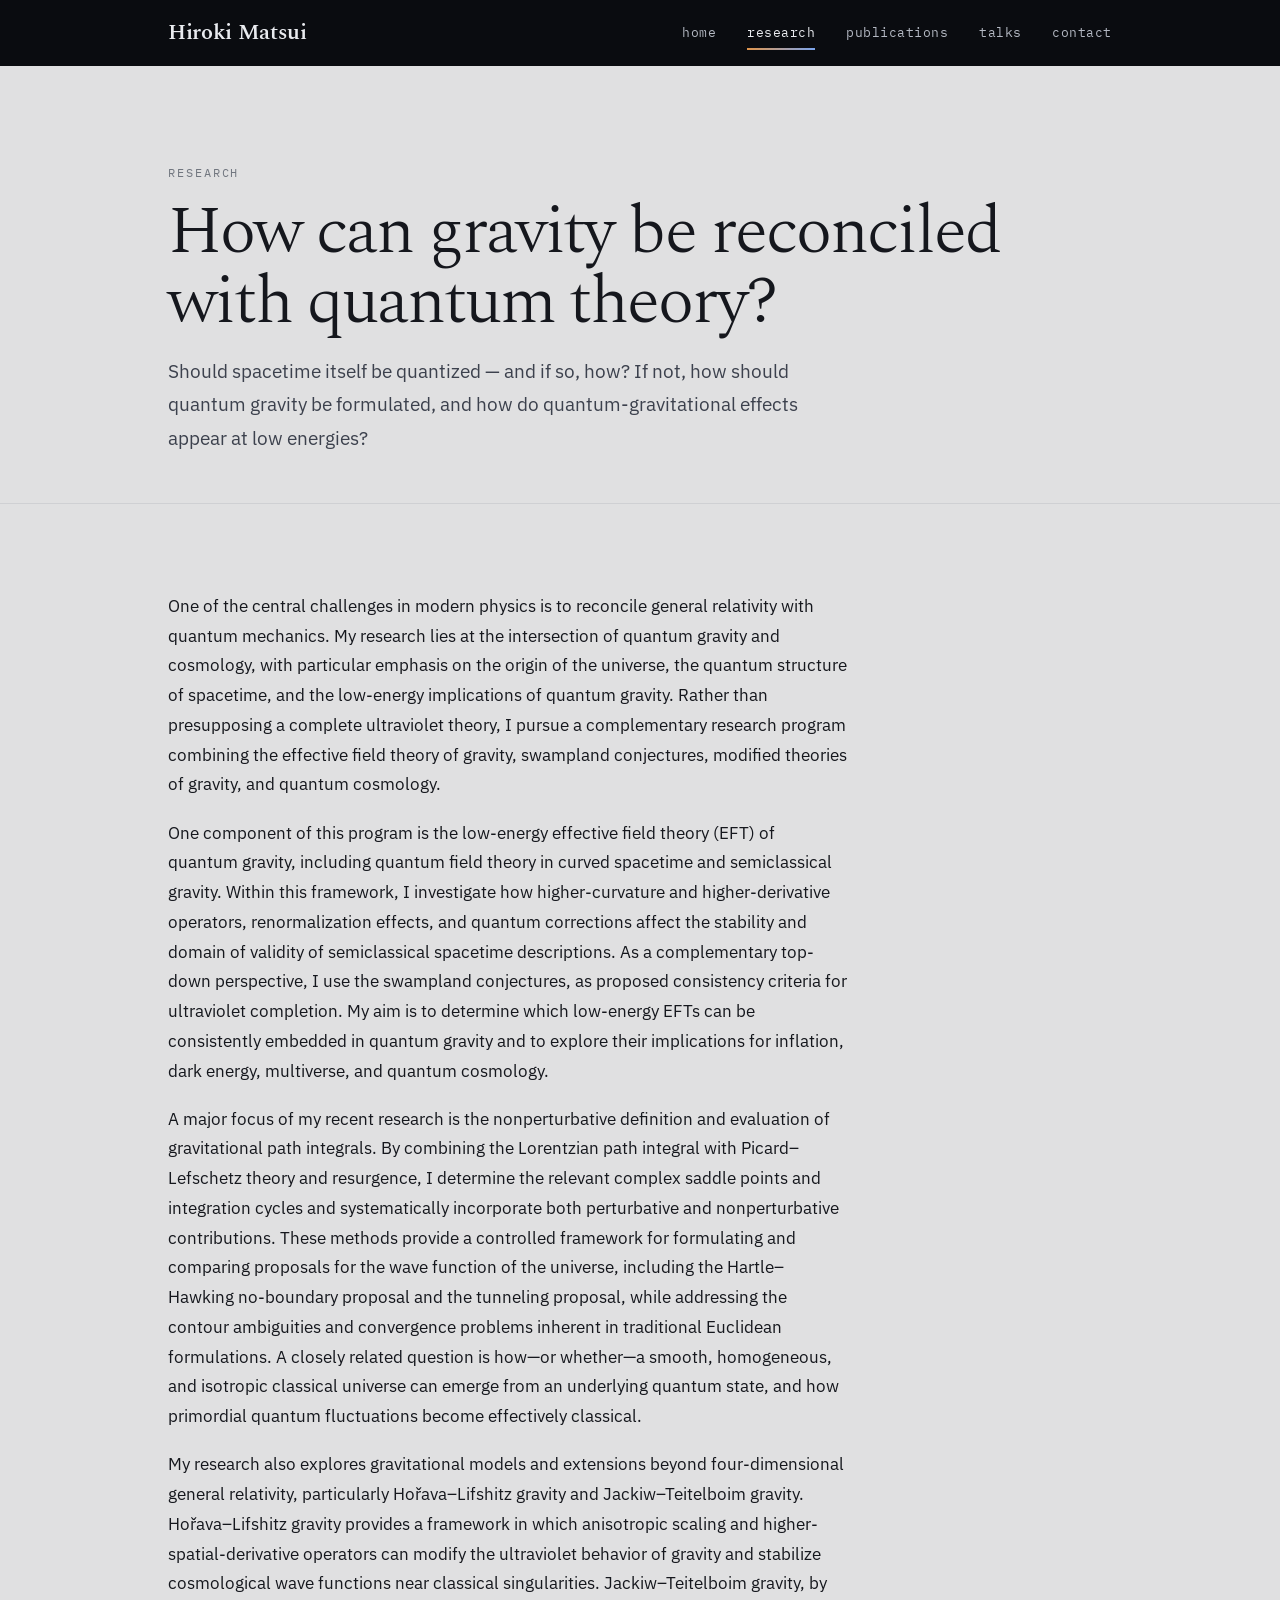
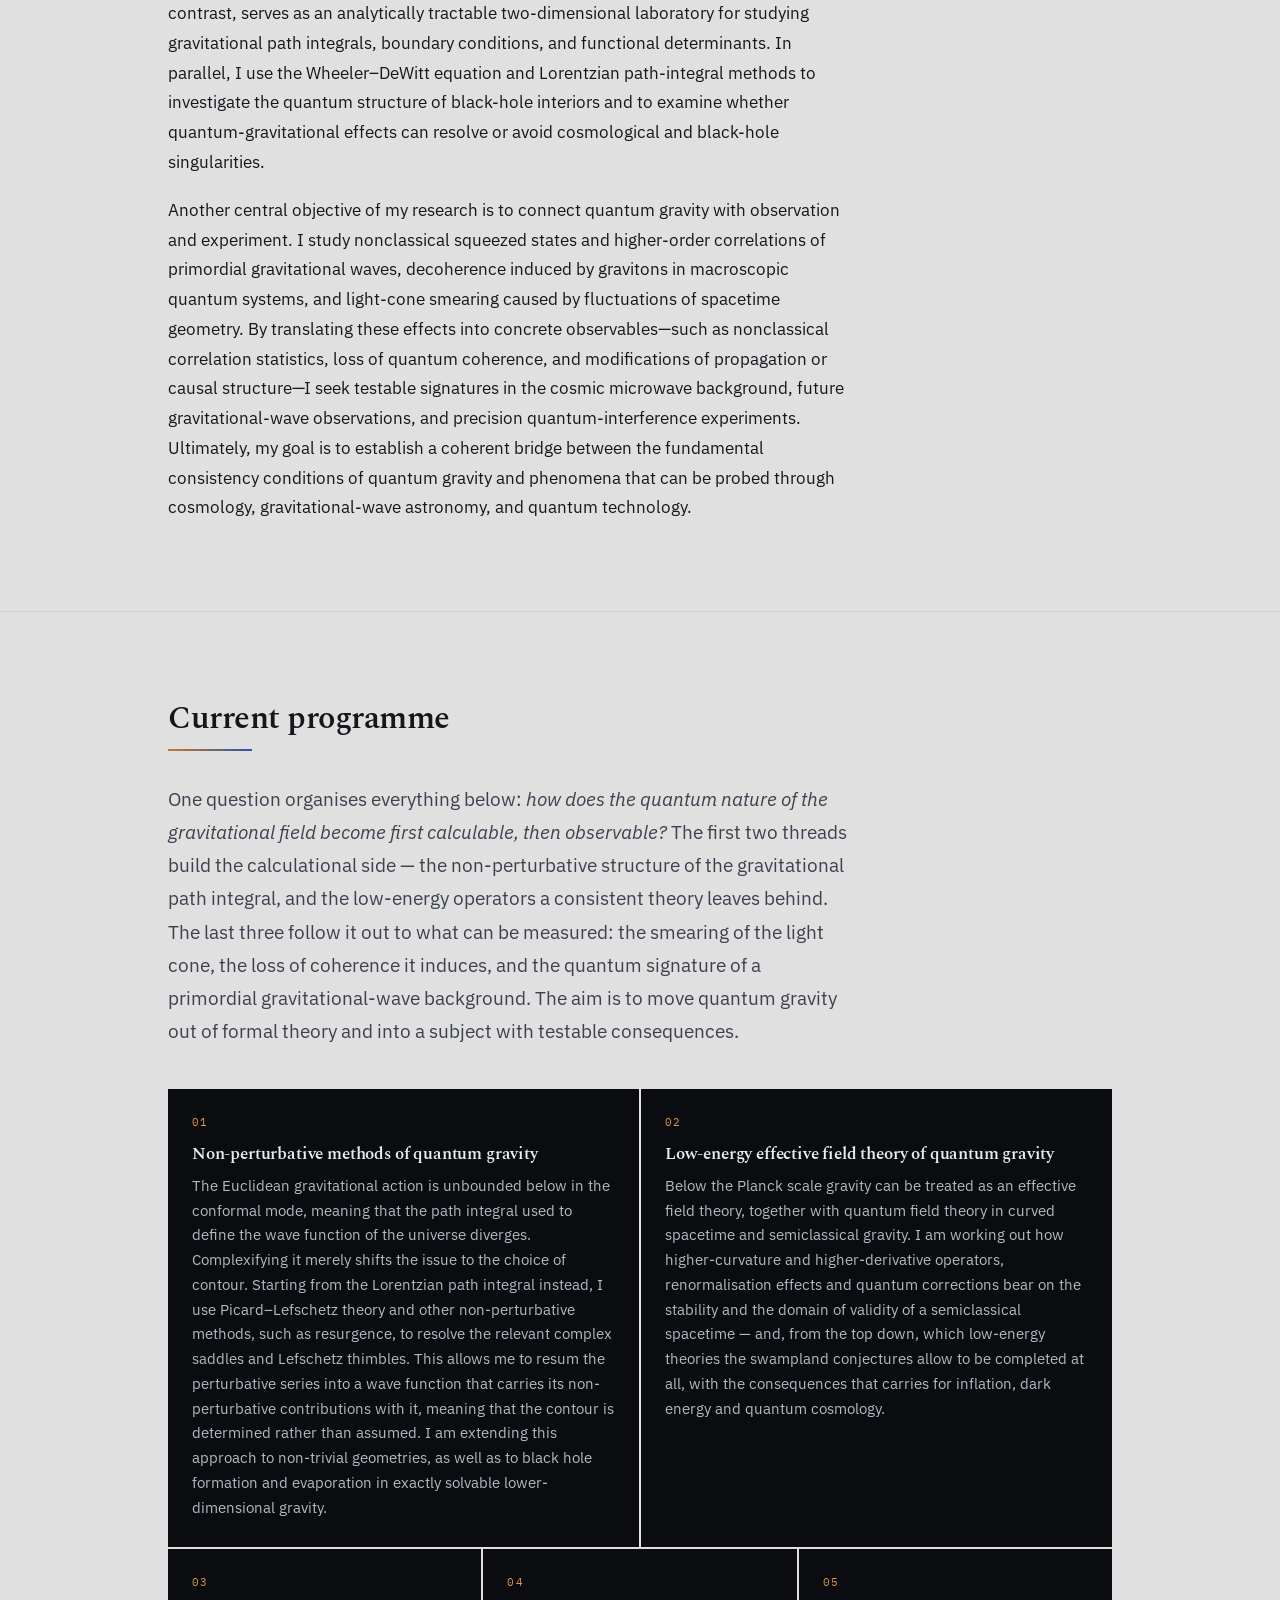
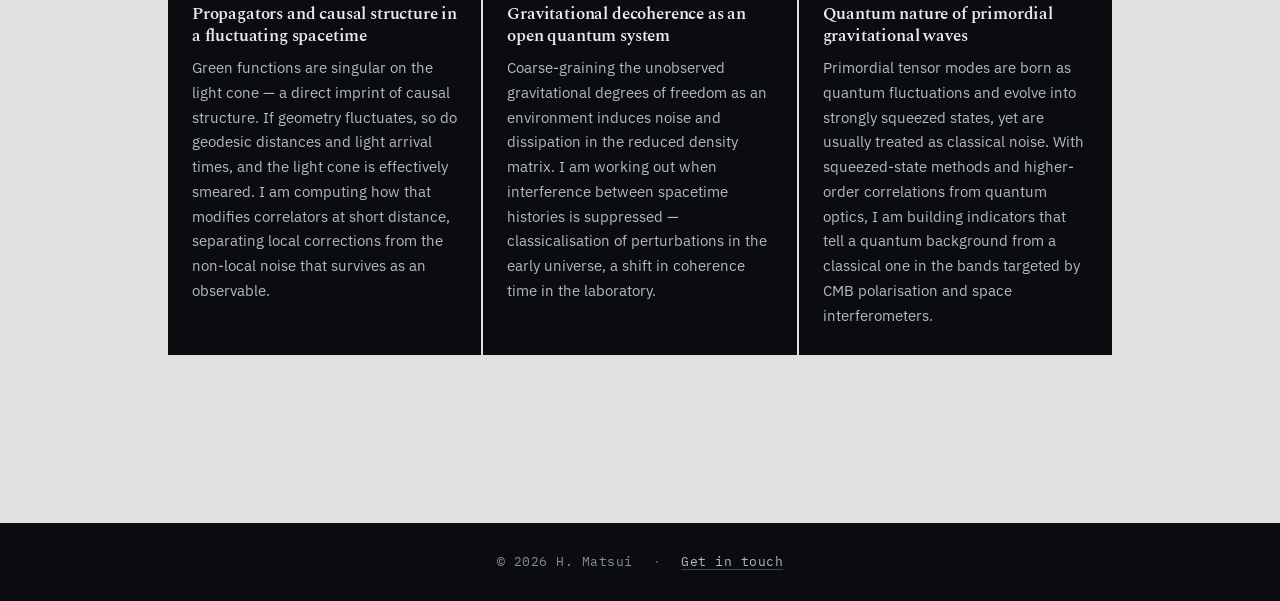
<file: research.html>
<!DOCTYPE html>
<html lang="en">
<head>
<meta charset="utf-8">
<meta name="viewport" content="width=device-width, initial-scale=1">
<meta name="color-scheme" content="light">
<meta name="theme-color" content="#0a0c10">
<title>Research — Hiroki Matsui</title>
<meta name="description" content="Research statement and current programme: quantum gravity and cosmology, the low-energy effective field theory of gravity and the swampland, the gravitational path integral and the wave function of the universe, gravity beyond general relativity, and observable traces of a quantum spacetime.">
<link rel="preconnect" href="https://fonts.googleapis.com">
<link rel="preconnect" href="https://fonts.gstatic.com" crossorigin>
<link href="https://fonts.googleapis.com/css2?family=IBM+Plex+Mono:wght@400;500&family=IBM+Plex+Sans:wght@400;500;600&family=Spectral:wght@300;600&display=swap" rel="stylesheet">
<link rel="stylesheet" href="style.css">
</head>
<body>

<a class="skip" href="#main">Skip to content</a>

<header class="site-header">
  <div class="wrap header-inner">
    <a class="wordmark" href="index.html">Hiroki Matsui</a>
    <button class="nav-toggle" type="button" aria-expanded="false" aria-controls="site-nav" aria-label="Open menu"><span></span></button>
    <nav class="nav" id="site-nav" aria-label="Main">
      <ul>
        <li><a href="index.html">home</a></li>
        <li><a href="research.html" aria-current="page">research</a></li>
        <li><a href="publications.html">publications</a></li>
        <li><a href="talks.html">talks</a></li>
        <li><a href="index.html#contact">contact</a></li>
      </ul>
    </nav>
  </div>
</header>

<main id="main">

  <section class="section hero">
    <div class="wrap">
      <p class="eyebrow">Research</p>
      <h1 class="hero-name page-title">How can gravity be reconciled<br>with quantum theory?</h1>
      <p class="lede">Should spacetime itself be quantized &mdash; and if so, how? If not, how should quantum gravity be formulated,
      and how do quantum-gravitational effects appear at low energies?</p>
    </div>
  </section>

  <!-- --------------------------------------------- research statement -- -->
  <section class="section">
    <div class="wrap prose">
      <p>One of the central challenges in modern physics is to reconcile general relativity with quantum mechanics. My research lies at the intersection of quantum gravity and cosmology, with particular emphasis on the origin of the universe, the quantum structure of spacetime, and the low-energy implications of quantum gravity. Rather than presupposing a complete ultraviolet theory, I pursue a complementary research program combining the effective field theory of gravity, swampland conjectures, modified theories of gravity, and quantum cosmology.</p>

      <p>One component of this program is the low-energy effective field theory (EFT) of quantum gravity, including quantum field theory in curved spacetime and semiclassical gravity. Within this framework, I investigate how higher-curvature and higher-derivative operators, renormalization effects, and quantum corrections affect the stability and domain of validity of semiclassical spacetime descriptions. As a complementary top-down perspective, I use the swampland conjectures, as proposed consistency criteria for ultraviolet completion. My aim is to determine which low-energy EFTs can be consistently embedded in quantum gravity and to explore their implications for inflation, dark energy, multiverse, and quantum cosmology.</p>

      <p>A major focus of my recent research is the nonperturbative definition and evaluation of gravitational path integrals. By combining the Lorentzian path integral with Picard&ndash;Lefschetz theory and resurgence, I determine the relevant complex saddle points and integration cycles and systematically incorporate both perturbative and nonperturbative contributions. These methods provide a controlled framework for formulating and comparing proposals for the wave function of the universe, including the Hartle&ndash;Hawking no-boundary proposal and the tunneling proposal, while addressing the contour ambiguities and convergence problems inherent in traditional Euclidean formulations. A closely related question is how&mdash;or whether&mdash;a smooth, homogeneous, and isotropic classical universe can emerge from an underlying quantum state, and how primordial quantum fluctuations become effectively classical.</p>

      <p>My research also explores gravitational models and extensions beyond four-dimensional general relativity, particularly Ho&#345;ava&ndash;Lifshitz gravity and Jackiw&ndash;Teitelboim gravity. Ho&#345;ava&ndash;Lifshitz gravity provides a framework in which anisotropic scaling and higher-spatial-derivative operators can modify the ultraviolet behavior of gravity and stabilize cosmological wave functions near classical singularities. Jackiw&ndash;Teitelboim gravity, by contrast, serves as an analytically tractable two-dimensional laboratory for studying gravitational path integrals, boundary conditions, and functional determinants. In parallel, I use the Wheeler&ndash;DeWitt equation and Lorentzian path-integral methods to investigate the quantum structure of black-hole interiors and to examine whether quantum-gravitational effects can resolve or avoid cosmological and black-hole singularities.</p>

      <p>Another central objective of my research is to connect quantum gravity with observation and experiment. I study nonclassical squeezed states and higher-order correlations of primordial gravitational waves, decoherence induced by gravitons in macroscopic quantum systems, and light-cone smearing caused by fluctuations of spacetime geometry. By translating these effects into concrete observables&mdash;such as nonclassical correlation statistics, loss of quantum coherence, and modifications of propagation or causal structure&mdash;I seek testable signatures in the cosmic microwave background, future gravitational-wave observations, and precision quantum-interference experiments. Ultimately, my goal is to establish a coherent bridge between the fundamental consistency conditions of quantum gravity and phenomena that can be probed through cosmology, gravitational-wave astronomy, and quantum technology.</p>
    </div>
  </section>

  <!-- --------------------------------------------------- what is next -- -->
  <section class="section">
    <div class="wrap">
      <h2 class="section-title">Current programme</h2>
      <p class="lede section-lede">One question organises everything below: <em>how does the quantum nature of the gravitational field become first calculable, then observable?</em> The first two threads build the calculational side &mdash; the non-perturbative structure of the gravitational path integral, and the low-energy operators a consistent theory leaves behind. The last three follow it out to what can be measured: the smearing of the light cone, the loss of coherence it induces, and the quantum signature of a primordial gravitational-wave background. The aim is to move quantum gravity out of formal theory and into a subject with testable consequences.</p>

      <div class="topics">
        <article class="topic">
          <span class="topic-index">01</span>
          <h3>Non-perturbative methods of quantum gravity</h3>
          <p>The Euclidean gravitational action is unbounded below in the conformal mode, meaning that the path integral used to define the wave function of the universe diverges. Complexifying it merely shifts the issue to the choice of contour. Starting from the Lorentzian path integral instead, I use Picard&ndash;Lefschetz theory and other non-perturbative methods, such as resurgence, to resolve the relevant complex saddles and Lefschetz thimbles. This allows me to resum the perturbative series into a wave function that carries its non-perturbative contributions with it, meaning that the contour is determined rather than assumed. I am extending this approach to non-trivial geometries, as well as to black hole formation and evaporation in exactly solvable lower-dimensional gravity.</p>
        </article>
        <article class="topic">
          <span class="topic-index">02</span>
          <h3>Low-energy effective field theory of quantum gravity</h3>
          <p>Below the Planck scale gravity can be treated as an effective field theory, together with quantum field theory in curved spacetime and semiclassical gravity. I am working out how higher-curvature and higher-derivative operators, renormalisation effects and quantum corrections bear on the stability and the domain of validity of a semiclassical spacetime &mdash; and, from the top down, which low-energy theories the swampland conjectures allow to be completed at all, with the consequences that carries for inflation, dark energy and quantum cosmology.</p>
        </article>
        <article class="topic">
          <span class="topic-index">03</span>
          <h3>Propagators and causal structure in a fluctuating spacetime</h3>
          <p>Green functions are singular on the light cone &mdash; a direct imprint of causal structure. If geometry fluctuates, so do geodesic distances and light arrival times, and the light cone is effectively smeared. I am computing how that modifies correlators at short distance, separating local corrections from the non-local noise that survives as an observable.</p>
        </article>
        <article class="topic">
          <span class="topic-index">04</span>
          <h3>Gravitational decoherence as an open quantum system</h3>
          <p>Coarse-graining the unobserved gravitational degrees of freedom as an environment induces noise and dissipation in the reduced density matrix. I am working out when interference between spacetime histories is suppressed &mdash; classicalisation of perturbations in the early universe, a shift in coherence time in the laboratory.</p>
        </article>
        <article class="topic">
          <span class="topic-index">05</span>
          <h3>Quantum nature of primordial gravitational waves</h3>
          <p>Primordial tensor modes are born as quantum fluctuations and evolve into strongly squeezed states, yet are usually treated as classical noise. With squeezed-state methods and higher-order correlations from quantum optics, I am building indicators that tell a quantum background from a classical one in the bands targeted by CMB polarisation and space interferometers.</p>
        </article>
      </div>
    </div>
  </section>

</main>

<footer class="site-footer">
  <div class="wrap footer-inner">
    <span>&copy; 2026 H. Matsui</span>
    <span class="footer-dot">&middot;</span>
    <a href="index.html#contact">Get in touch</a>
  </div>
</footer>

<script src="site.js"></script>
</body>
</html>
</file>
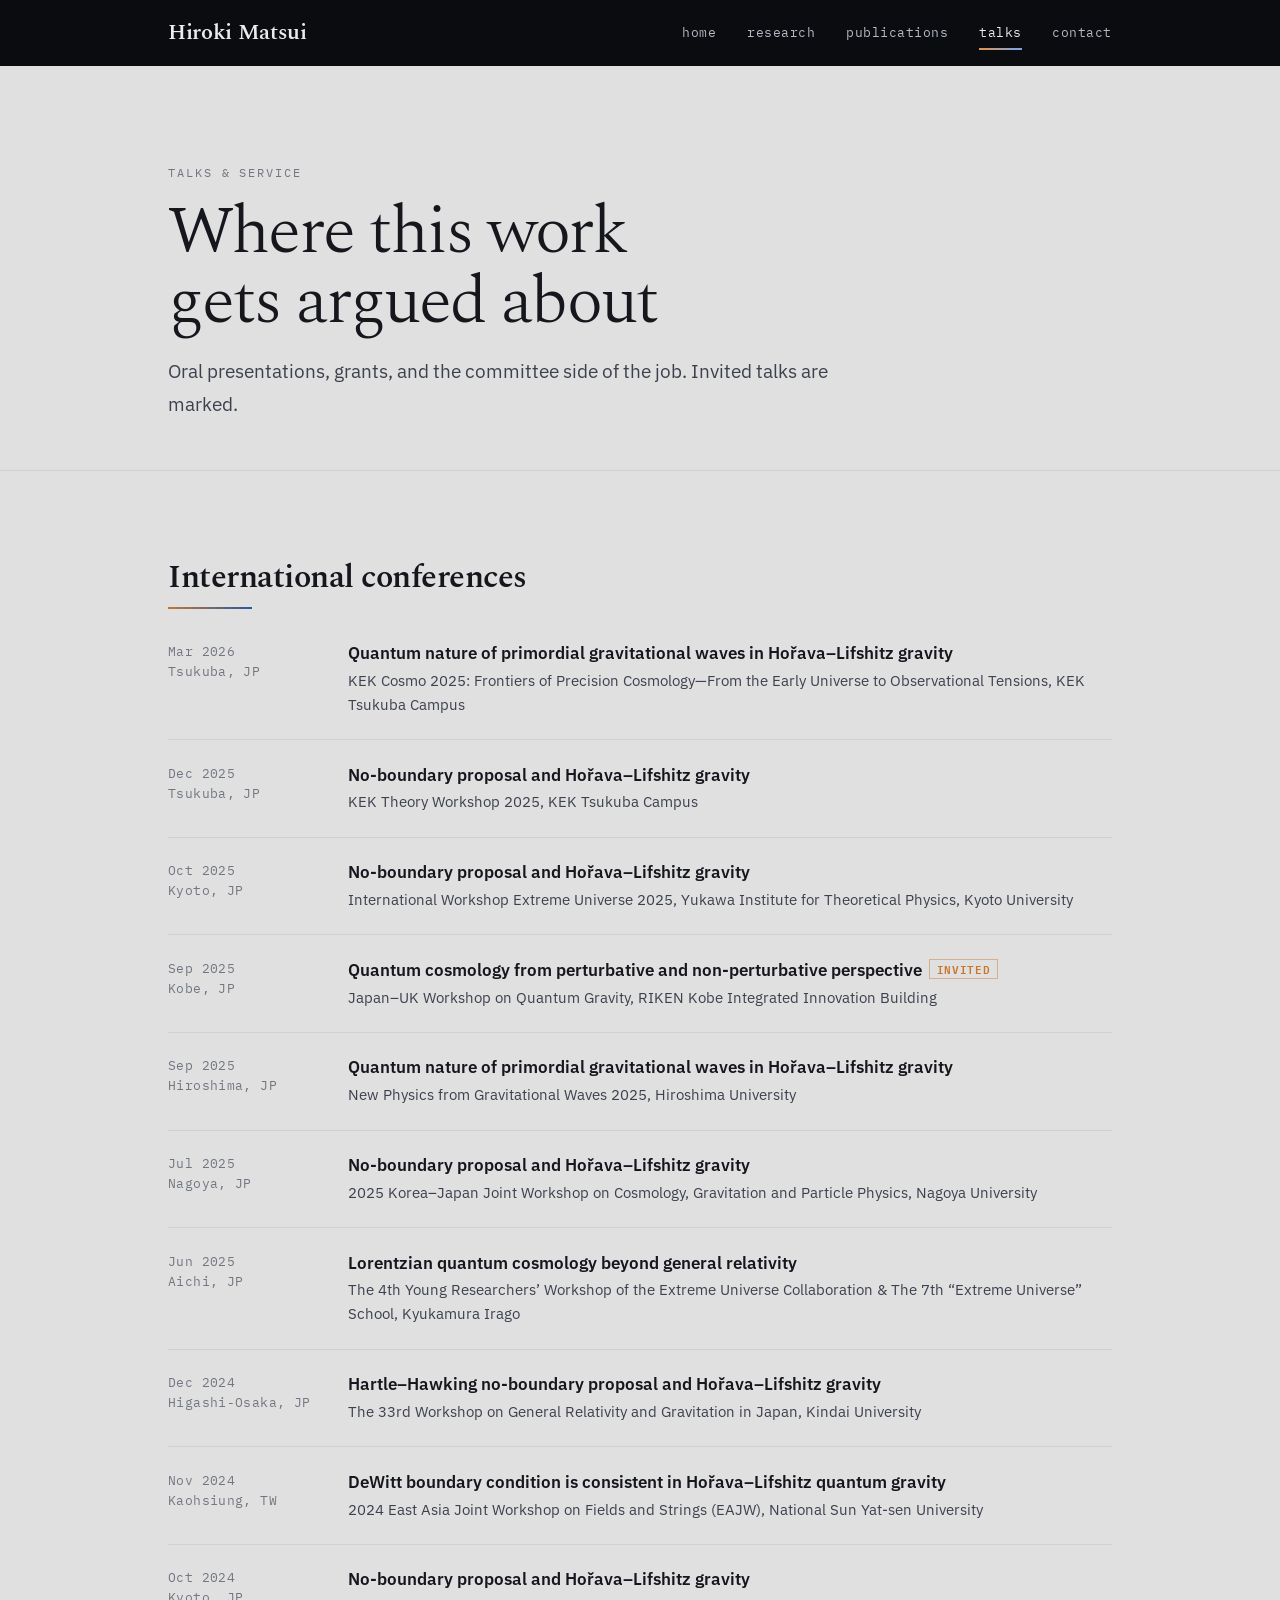
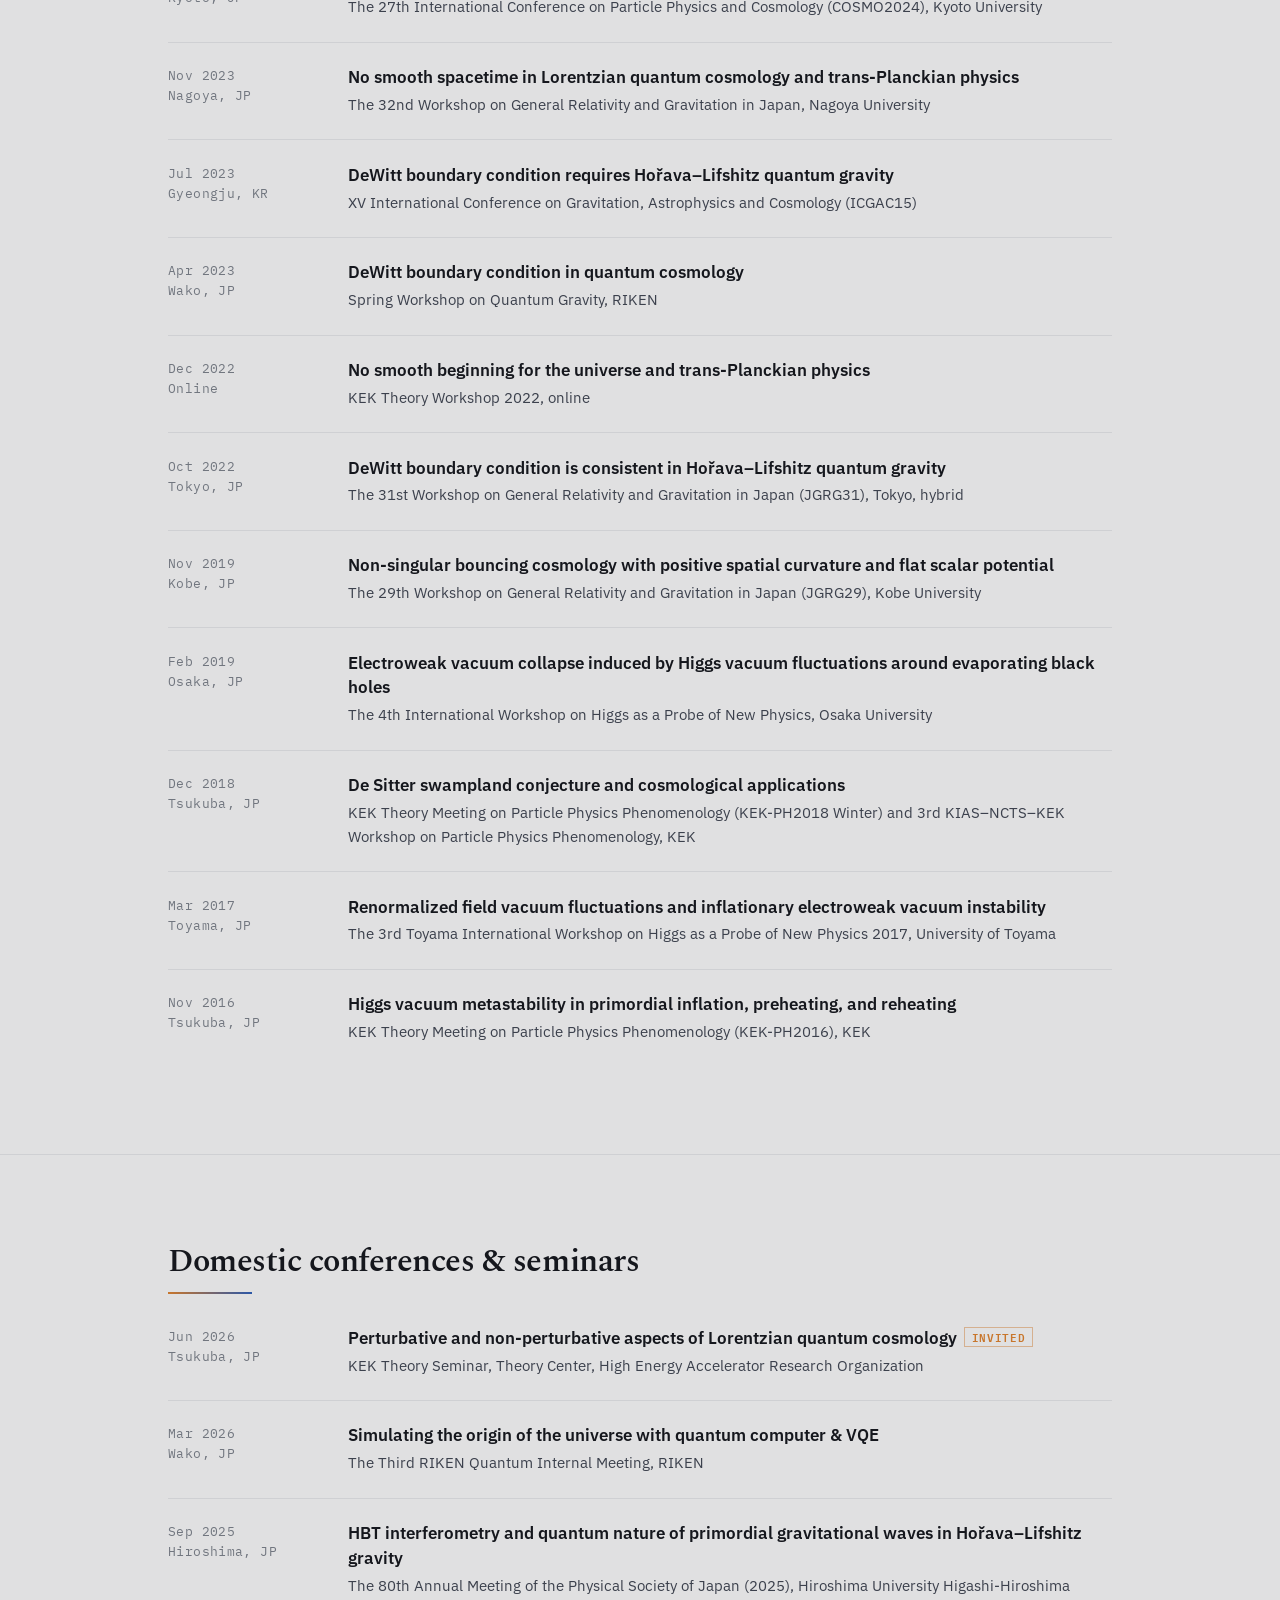
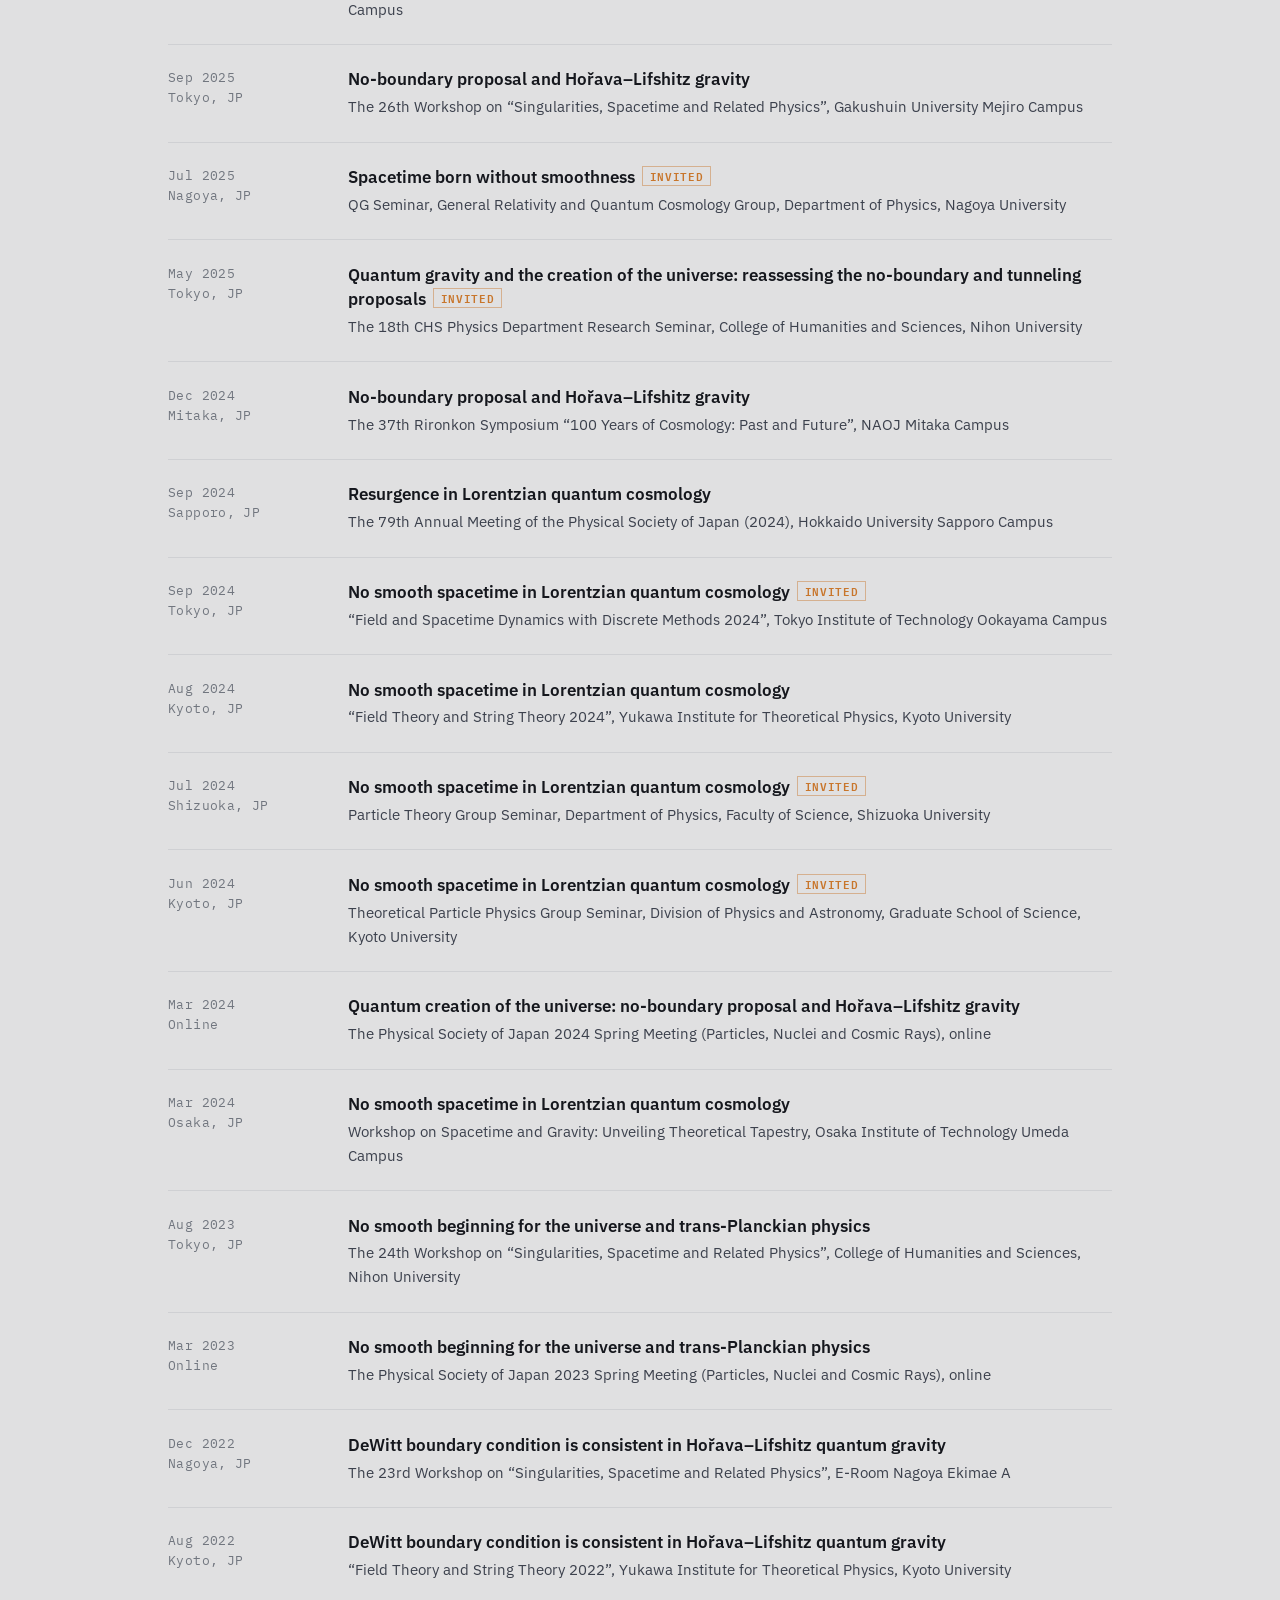
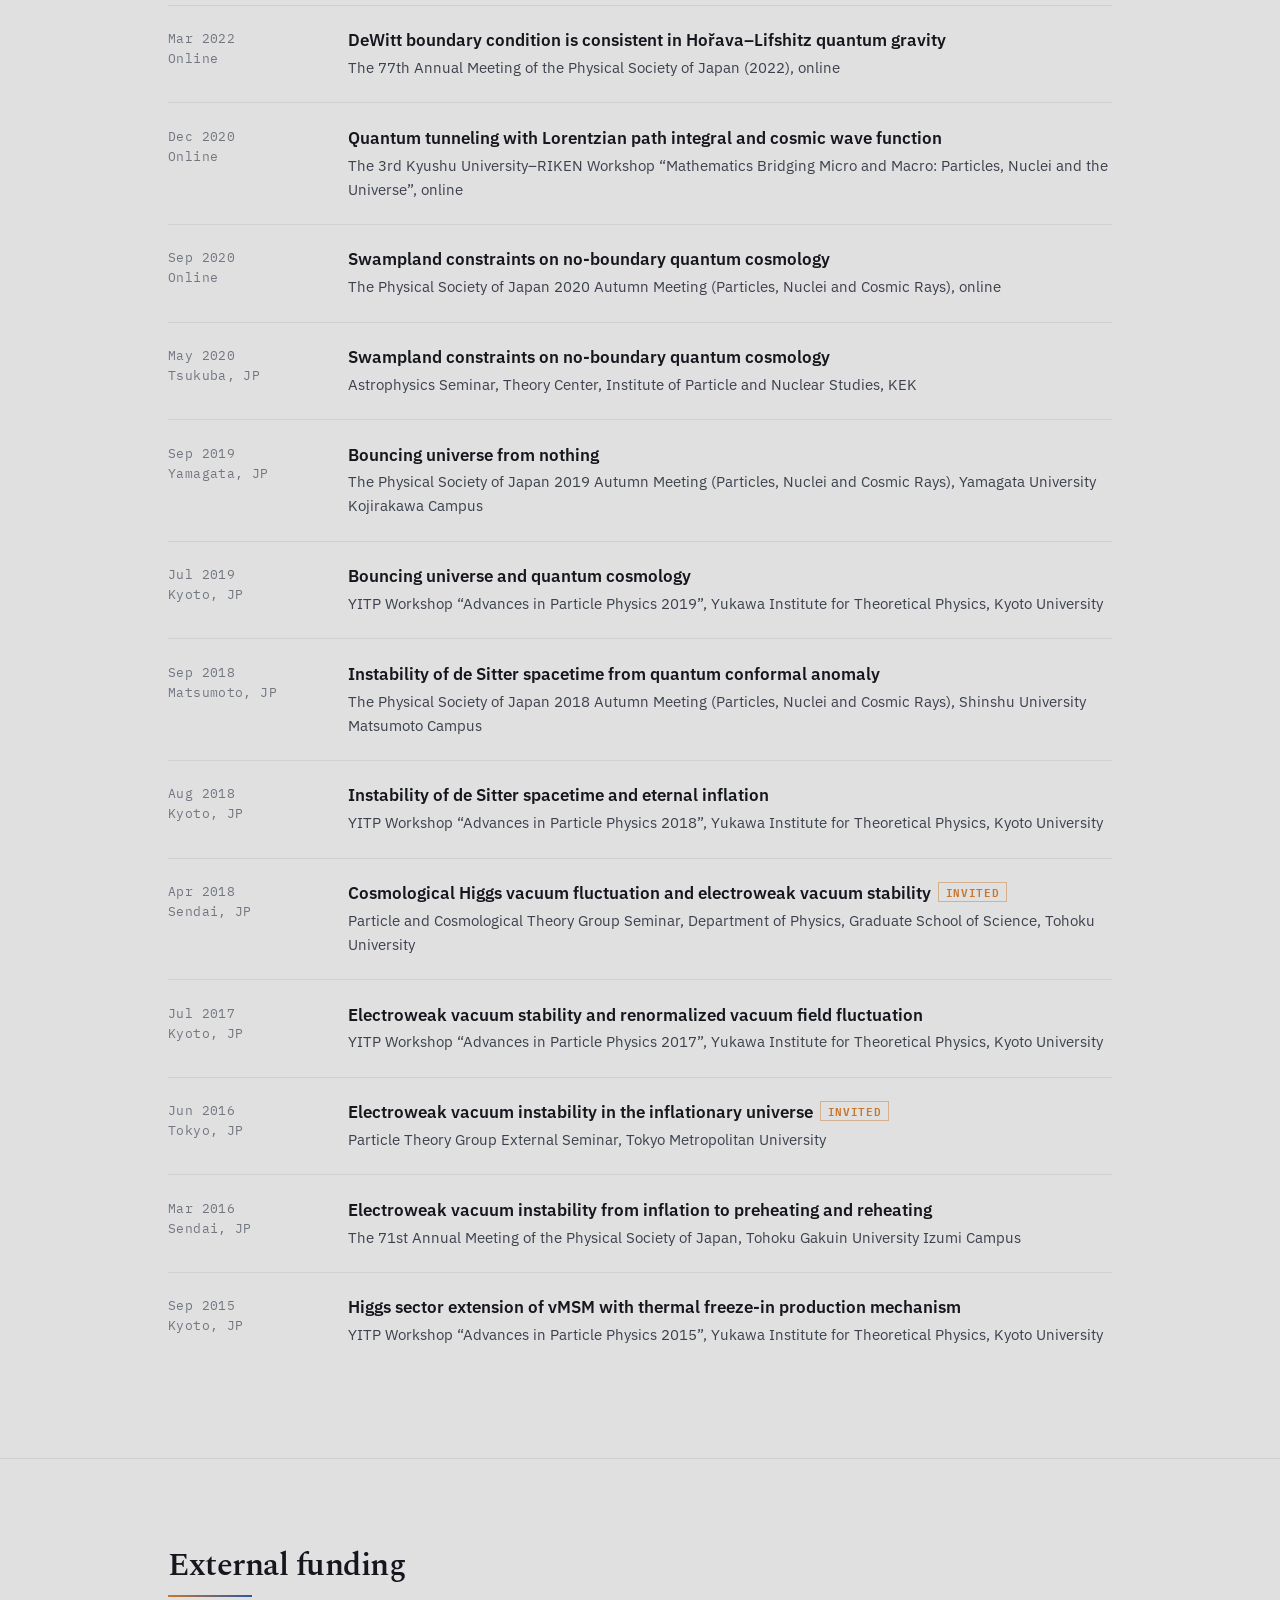
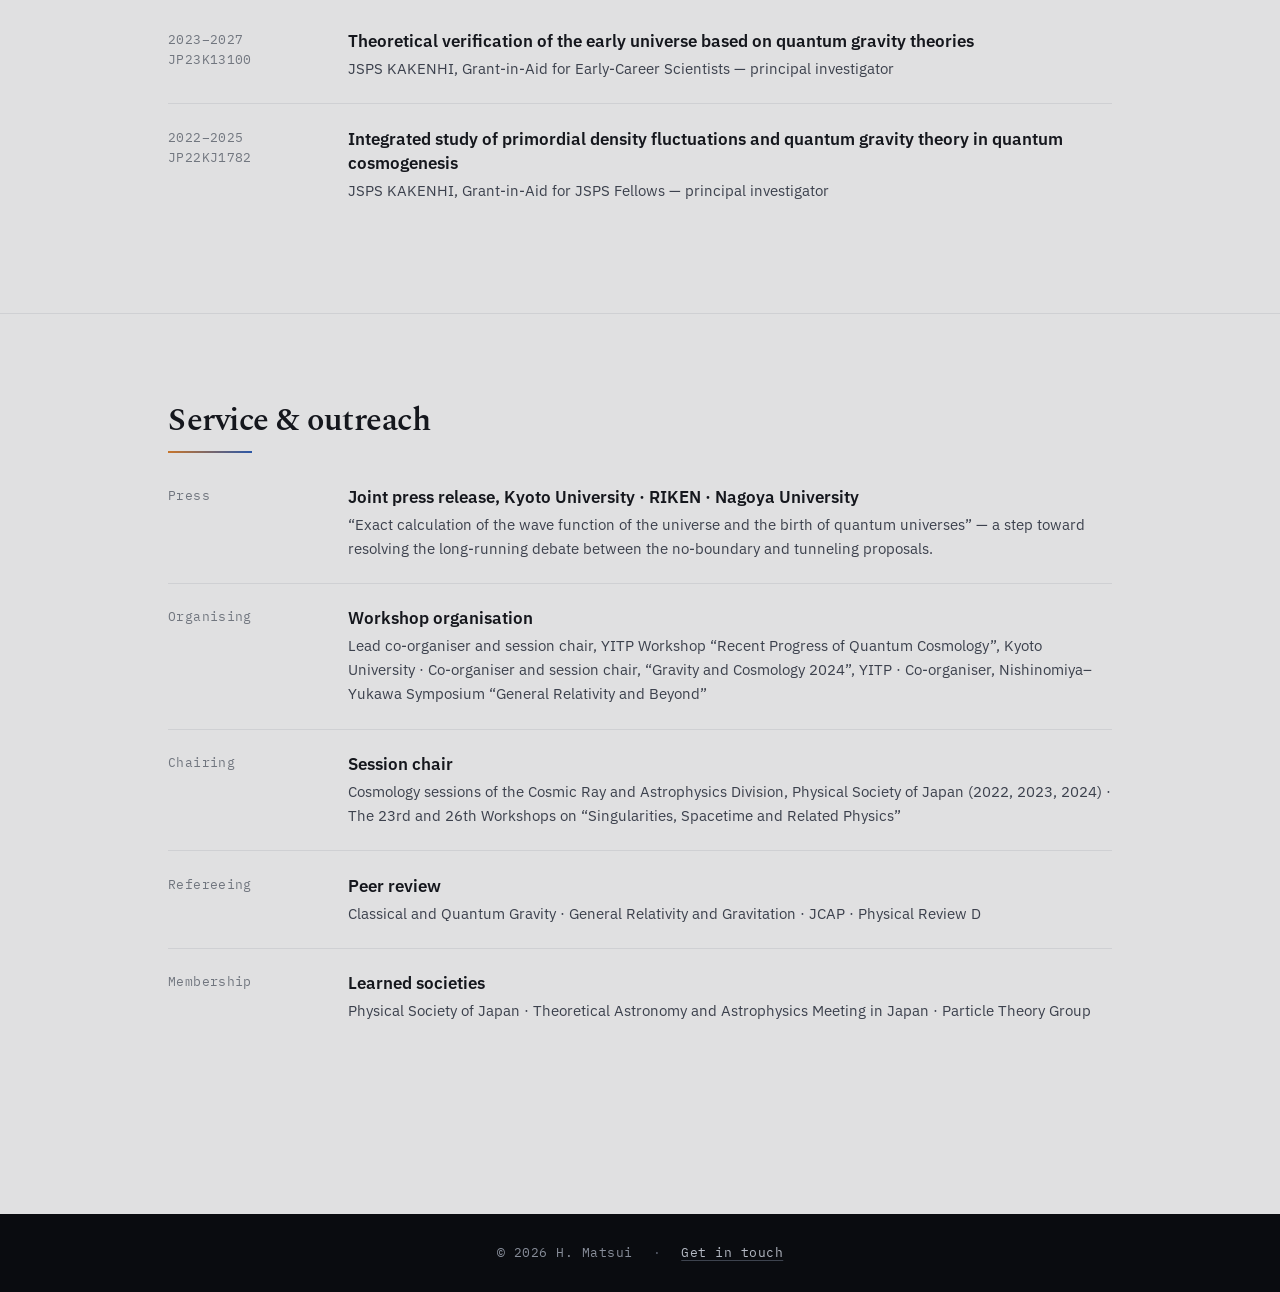
<file: talks.html>
<!DOCTYPE html>
<html lang="en">
<head>
<meta charset="utf-8">
<meta name="viewport" content="width=device-width, initial-scale=1">
<meta name="color-scheme" content="light">
<meta name="theme-color" content="#0a0c10">
<title>Talks &amp; Service — Hiroki Matsui</title>
<meta name="description" content="Invited and contributed talks, external funding, and academic service of Hiroki Matsui.">
<link rel="preconnect" href="https://fonts.googleapis.com">
<link rel="preconnect" href="https://fonts.gstatic.com" crossorigin>
<link href="https://fonts.googleapis.com/css2?family=IBM+Plex+Mono:wght@400;500&family=IBM+Plex+Sans:wght@400;500;600&family=Spectral:wght@300;600&display=swap" rel="stylesheet">
<link rel="stylesheet" href="style.css">
</head>
<body>

<a class="skip" href="#main">Skip to content</a>

<header class="site-header">
  <div class="wrap header-inner">
    <a class="wordmark" href="index.html">Hiroki Matsui</a>
    <button class="nav-toggle" type="button" aria-expanded="false" aria-controls="site-nav" aria-label="Open menu"><span></span></button>
    <nav class="nav" id="site-nav" aria-label="Main">
      <ul>
        <li><a href="index.html">home</a></li>
        <li><a href="research.html">research</a></li>
        <li><a href="publications.html">publications</a></li>
        <li><a href="talks.html" aria-current="page">talks</a></li>
        <li><a href="index.html#contact">contact</a></li>
      </ul>
    </nav>
  </div>
</header>

<main id="main">

  <section class="section hero">
    <div class="wrap">
      <p class="eyebrow">Talks &amp; Service</p>
      <h1 class="hero-name page-title">Where this work<br>gets argued about</h1>
      <p class="lede">Oral presentations, grants, and the committee side of the job. Invited talks are marked.</p>
    </div>
  </section>

  <!-- --------------------------------------------------- international -- -->
  <section class="section">
    <div class="wrap">
      <h2 class="section-title">International conferences</h2>
      <ul class="rows">
        <li class="row">
          <div class="row-key">Mar 2026<br>Tsukuba, JP</div>
          <div class="row-body">
            <p class="row-head">Quantum nature of primordial gravitational waves in Ho&#345;ava&ndash;Lifshitz gravity</p>
            <p class="row-sub">KEK Cosmo 2025: Frontiers of Precision Cosmology&mdash;From the Early Universe to Observational Tensions, KEK Tsukuba Campus</p>
          </div>
        </li>
        <li class="row">
          <div class="row-key">Dec 2025<br>Tsukuba, JP</div>
          <div class="row-body">
            <p class="row-head">No-boundary proposal and Ho&#345;ava&ndash;Lifshitz gravity</p>
            <p class="row-sub">KEK Theory Workshop 2025, KEK Tsukuba Campus</p>
          </div>
        </li>
        <li class="row">
          <div class="row-key">Oct 2025<br>Kyoto, JP</div>
          <div class="row-body">
            <p class="row-head">No-boundary proposal and Ho&#345;ava&ndash;Lifshitz gravity</p>
            <p class="row-sub">International Workshop Extreme Universe 2025, Yukawa Institute for Theoretical Physics, Kyoto University</p>
          </div>
        </li>
        <li class="row">
          <div class="row-key">Sep 2025<br>Kobe, JP</div>
          <div class="row-body">
            <p class="row-head">Quantum cosmology from perturbative and non-perturbative perspective<span class="badge">Invited</span></p>
            <p class="row-sub">Japan&ndash;UK Workshop on Quantum Gravity, RIKEN Kobe Integrated Innovation Building</p>
          </div>
        </li>
        <li class="row">
          <div class="row-key">Sep 2025<br>Hiroshima, JP</div>
          <div class="row-body">
            <p class="row-head">Quantum nature of primordial gravitational waves in Ho&#345;ava&ndash;Lifshitz gravity</p>
            <p class="row-sub">New Physics from Gravitational Waves 2025, Hiroshima University</p>
          </div>
        </li>
        <li class="row">
          <div class="row-key">Jul 2025<br>Nagoya, JP</div>
          <div class="row-body">
            <p class="row-head">No-boundary proposal and Ho&#345;ava&ndash;Lifshitz gravity</p>
            <p class="row-sub">2025 Korea&ndash;Japan Joint Workshop on Cosmology, Gravitation and Particle Physics, Nagoya University</p>
          </div>
        </li>
        <li class="row">
          <div class="row-key">Jun 2025<br>Aichi, JP</div>
          <div class="row-body">
            <p class="row-head">Lorentzian quantum cosmology beyond general relativity</p>
            <p class="row-sub">The 4th Young Researchers&rsquo; Workshop of the Extreme Universe Collaboration &amp; The 7th &ldquo;Extreme Universe&rdquo; School, Kyukamura Irago</p>
          </div>
        </li>
        <li class="row">
          <div class="row-key">Dec 2024<br>Higashi-Osaka, JP</div>
          <div class="row-body">
            <p class="row-head">Hartle&ndash;Hawking no-boundary proposal and Ho&#345;ava&ndash;Lifshitz gravity</p>
            <p class="row-sub">The 33rd Workshop on General Relativity and Gravitation in Japan, Kindai University</p>
          </div>
        </li>
        <li class="row">
          <div class="row-key">Nov 2024<br>Kaohsiung, TW</div>
          <div class="row-body">
            <p class="row-head">DeWitt boundary condition is consistent in Ho&#345;ava&ndash;Lifshitz quantum gravity</p>
            <p class="row-sub">2024 East Asia Joint Workshop on Fields and Strings (EAJW), National Sun Yat-sen University</p>
          </div>
        </li>
        <li class="row">
          <div class="row-key">Oct 2024<br>Kyoto, JP</div>
          <div class="row-body">
            <p class="row-head">No-boundary proposal and Ho&#345;ava&ndash;Lifshitz gravity</p>
            <p class="row-sub">The 27th International Conference on Particle Physics and Cosmology (COSMO2024), Kyoto University</p>
          </div>
        </li>
        <li class="row">
          <div class="row-key">Nov 2023<br>Nagoya, JP</div>
          <div class="row-body">
            <p class="row-head">No smooth spacetime in Lorentzian quantum cosmology and trans-Planckian physics</p>
            <p class="row-sub">The 32nd Workshop on General Relativity and Gravitation in Japan, Nagoya University</p>
          </div>
        </li>
        <li class="row">
          <div class="row-key">Jul 2023<br>Gyeongju, KR</div>
          <div class="row-body">
            <p class="row-head">DeWitt boundary condition requires Ho&#345;ava&ndash;Lifshitz quantum gravity</p>
            <p class="row-sub">XV International Conference on Gravitation, Astrophysics and Cosmology (ICGAC15)</p>
          </div>
        </li>
        <li class="row">
          <div class="row-key">Apr 2023<br>Wako, JP</div>
          <div class="row-body">
            <p class="row-head">DeWitt boundary condition in quantum cosmology</p>
            <p class="row-sub">Spring Workshop on Quantum Gravity, RIKEN</p>
          </div>
        </li>
        <li class="row">
          <div class="row-key">Dec 2022<br>Online</div>
          <div class="row-body">
            <p class="row-head">No smooth beginning for the universe and trans-Planckian physics</p>
            <p class="row-sub">KEK Theory Workshop 2022, online</p>
          </div>
        </li>
        <li class="row">
          <div class="row-key">Oct 2022<br>Tokyo, JP</div>
          <div class="row-body">
            <p class="row-head">DeWitt boundary condition is consistent in Ho&#345;ava&ndash;Lifshitz quantum gravity</p>
            <p class="row-sub">The 31st Workshop on General Relativity and Gravitation in Japan (JGRG31), Tokyo, hybrid</p>
          </div>
        </li>
        <li class="row">
          <div class="row-key">Nov 2019<br>Kobe, JP</div>
          <div class="row-body">
            <p class="row-head">Non-singular bouncing cosmology with positive spatial curvature and flat scalar potential</p>
            <p class="row-sub">The 29th Workshop on General Relativity and Gravitation in Japan (JGRG29), Kobe University</p>
          </div>
        </li>
        <li class="row">
          <div class="row-key">Feb 2019<br>Osaka, JP</div>
          <div class="row-body">
            <p class="row-head">Electroweak vacuum collapse induced by Higgs vacuum fluctuations around evaporating black holes</p>
            <p class="row-sub">The 4th International Workshop on Higgs as a Probe of New Physics, Osaka University</p>
          </div>
        </li>
        <li class="row">
          <div class="row-key">Dec 2018<br>Tsukuba, JP</div>
          <div class="row-body">
            <p class="row-head">De Sitter swampland conjecture and cosmological applications</p>
            <p class="row-sub">KEK Theory Meeting on Particle Physics Phenomenology (KEK-PH2018 Winter) and 3rd KIAS&ndash;NCTS&ndash;KEK Workshop on Particle Physics Phenomenology, KEK</p>
          </div>
        </li>
        <li class="row">
          <div class="row-key">Mar 2017<br>Toyama, JP</div>
          <div class="row-body">
            <p class="row-head">Renormalized field vacuum fluctuations and inflationary electroweak vacuum instability</p>
            <p class="row-sub">The 3rd Toyama International Workshop on Higgs as a Probe of New Physics 2017, University of Toyama</p>
          </div>
        </li>
        <li class="row">
          <div class="row-key">Nov 2016<br>Tsukuba, JP</div>
          <div class="row-body">
            <p class="row-head">Higgs vacuum metastability in primordial inflation, preheating, and reheating</p>
            <p class="row-sub">KEK Theory Meeting on Particle Physics Phenomenology (KEK-PH2016), KEK</p>
          </div>
        </li>
      </ul>
    </div>
  </section>

  <!-- -------------------------------------------------------- domestic -- -->
  <section class="section">
    <div class="wrap">
      <h2 class="section-title">Domestic conferences &amp; seminars</h2>
      <ul class="rows">
        <li class="row">
          <div class="row-key">Jun 2026<br>Tsukuba, JP</div>
          <div class="row-body">
            <p class="row-head">Perturbative and non-perturbative aspects of Lorentzian quantum cosmology<span class="badge">Invited</span></p>
            <p class="row-sub">KEK Theory Seminar, Theory Center, High Energy Accelerator Research Organization</p>
          </div>
        </li>
        <li class="row">
          <div class="row-key">Mar 2026<br>Wako, JP</div>
          <div class="row-body">
            <p class="row-head">Simulating the origin of the universe with quantum computer &amp; VQE</p>
            <p class="row-sub">The Third RIKEN Quantum Internal Meeting, RIKEN</p>
          </div>
        </li>
        <li class="row">
          <div class="row-key">Sep 2025<br>Hiroshima, JP</div>
          <div class="row-body">
            <p class="row-head">HBT interferometry and quantum nature of primordial gravitational waves in Ho&#345;ava&ndash;Lifshitz gravity</p>
            <p class="row-sub">The 80th Annual Meeting of the Physical Society of Japan (2025), Hiroshima University Higashi-Hiroshima Campus</p>
          </div>
        </li>
        <li class="row">
          <div class="row-key">Sep 2025<br>Tokyo, JP</div>
          <div class="row-body">
            <p class="row-head">No-boundary proposal and Ho&#345;ava&ndash;Lifshitz gravity</p>
            <p class="row-sub">The 26th Workshop on &ldquo;Singularities, Spacetime and Related Physics&rdquo;, Gakushuin University Mejiro Campus</p>
          </div>
        </li>
        <li class="row">
          <div class="row-key">Jul 2025<br>Nagoya, JP</div>
          <div class="row-body">
            <p class="row-head">Spacetime born without smoothness<span class="badge">Invited</span></p>
            <p class="row-sub">QG Seminar, General Relativity and Quantum Cosmology Group, Department of Physics, Nagoya University</p>
          </div>
        </li>
        <li class="row">
          <div class="row-key">May 2025<br>Tokyo, JP</div>
          <div class="row-body">
            <p class="row-head">Quantum gravity and the creation of the universe: reassessing the no-boundary and tunneling proposals<span class="badge">Invited</span></p>
            <p class="row-sub">The 18th CHS Physics Department Research Seminar, College of Humanities and Sciences, Nihon University</p>
          </div>
        </li>
        <li class="row">
          <div class="row-key">Dec 2024<br>Mitaka, JP</div>
          <div class="row-body">
            <p class="row-head">No-boundary proposal and Ho&#345;ava&ndash;Lifshitz gravity</p>
            <p class="row-sub">The 37th Rironkon Symposium &ldquo;100 Years of Cosmology: Past and Future&rdquo;, NAOJ Mitaka Campus</p>
          </div>
        </li>
        <li class="row">
          <div class="row-key">Sep 2024<br>Sapporo, JP</div>
          <div class="row-body">
            <p class="row-head">Resurgence in Lorentzian quantum cosmology</p>
            <p class="row-sub">The 79th Annual Meeting of the Physical Society of Japan (2024), Hokkaido University Sapporo Campus</p>
          </div>
        </li>
        <li class="row">
          <div class="row-key">Sep 2024<br>Tokyo, JP</div>
          <div class="row-body">
            <p class="row-head">No smooth spacetime in Lorentzian quantum cosmology<span class="badge">Invited</span></p>
            <p class="row-sub">&ldquo;Field and Spacetime Dynamics with Discrete Methods 2024&rdquo;, Tokyo Institute of Technology Ookayama Campus</p>
          </div>
        </li>
        <li class="row">
          <div class="row-key">Aug 2024<br>Kyoto, JP</div>
          <div class="row-body">
            <p class="row-head">No smooth spacetime in Lorentzian quantum cosmology</p>
            <p class="row-sub">&ldquo;Field Theory and String Theory 2024&rdquo;, Yukawa Institute for Theoretical Physics, Kyoto University</p>
          </div>
        </li>
        <li class="row">
          <div class="row-key">Jul 2024<br>Shizuoka, JP</div>
          <div class="row-body">
            <p class="row-head">No smooth spacetime in Lorentzian quantum cosmology<span class="badge">Invited</span></p>
            <p class="row-sub">Particle Theory Group Seminar, Department of Physics, Faculty of Science, Shizuoka University</p>
          </div>
        </li>
        <li class="row">
          <div class="row-key">Jun 2024<br>Kyoto, JP</div>
          <div class="row-body">
            <p class="row-head">No smooth spacetime in Lorentzian quantum cosmology<span class="badge">Invited</span></p>
            <p class="row-sub">Theoretical Particle Physics Group Seminar, Division of Physics and Astronomy, Graduate School of Science, Kyoto University</p>
          </div>
        </li>
        <li class="row">
          <div class="row-key">Mar 2024<br>Online</div>
          <div class="row-body">
            <p class="row-head">Quantum creation of the universe: no-boundary proposal and Ho&#345;ava&ndash;Lifshitz gravity</p>
            <p class="row-sub">The Physical Society of Japan 2024 Spring Meeting (Particles, Nuclei and Cosmic Rays), online</p>
          </div>
        </li>
        <li class="row">
          <div class="row-key">Mar 2024<br>Osaka, JP</div>
          <div class="row-body">
            <p class="row-head">No smooth spacetime in Lorentzian quantum cosmology</p>
            <p class="row-sub">Workshop on Spacetime and Gravity: Unveiling Theoretical Tapestry, Osaka Institute of Technology Umeda Campus</p>
          </div>
        </li>
        <li class="row">
          <div class="row-key">Aug 2023<br>Tokyo, JP</div>
          <div class="row-body">
            <p class="row-head">No smooth beginning for the universe and trans-Planckian physics</p>
            <p class="row-sub">The 24th Workshop on &ldquo;Singularities, Spacetime and Related Physics&rdquo;, College of Humanities and Sciences, Nihon University</p>
          </div>
        </li>
        <li class="row">
          <div class="row-key">Mar 2023<br>Online</div>
          <div class="row-body">
            <p class="row-head">No smooth beginning for the universe and trans-Planckian physics</p>
            <p class="row-sub">The Physical Society of Japan 2023 Spring Meeting (Particles, Nuclei and Cosmic Rays), online</p>
          </div>
        </li>
        <li class="row">
          <div class="row-key">Dec 2022<br>Nagoya, JP</div>
          <div class="row-body">
            <p class="row-head">DeWitt boundary condition is consistent in Ho&#345;ava&ndash;Lifshitz quantum gravity</p>
            <p class="row-sub">The 23rd Workshop on &ldquo;Singularities, Spacetime and Related Physics&rdquo;, E-Room Nagoya Ekimae A</p>
          </div>
        </li>
        <li class="row">
          <div class="row-key">Aug 2022<br>Kyoto, JP</div>
          <div class="row-body">
            <p class="row-head">DeWitt boundary condition is consistent in Ho&#345;ava&ndash;Lifshitz quantum gravity</p>
            <p class="row-sub">&ldquo;Field Theory and String Theory 2022&rdquo;, Yukawa Institute for Theoretical Physics, Kyoto University</p>
          </div>
        </li>
        <li class="row">
          <div class="row-key">Mar 2022<br>Online</div>
          <div class="row-body">
            <p class="row-head">DeWitt boundary condition is consistent in Ho&#345;ava&ndash;Lifshitz quantum gravity</p>
            <p class="row-sub">The 77th Annual Meeting of the Physical Society of Japan (2022), online</p>
          </div>
        </li>
        <li class="row">
          <div class="row-key">Dec 2020<br>Online</div>
          <div class="row-body">
            <p class="row-head">Quantum tunneling with Lorentzian path integral and cosmic wave function</p>
            <p class="row-sub">The 3rd Kyushu University&ndash;RIKEN Workshop &ldquo;Mathematics Bridging Micro and Macro: Particles, Nuclei and the Universe&rdquo;, online</p>
          </div>
        </li>
        <li class="row">
          <div class="row-key">Sep 2020<br>Online</div>
          <div class="row-body">
            <p class="row-head">Swampland constraints on no-boundary quantum cosmology</p>
            <p class="row-sub">The Physical Society of Japan 2020 Autumn Meeting (Particles, Nuclei and Cosmic Rays), online</p>
          </div>
        </li>
        <li class="row">
          <div class="row-key">May 2020<br>Tsukuba, JP</div>
          <div class="row-body">
            <p class="row-head">Swampland constraints on no-boundary quantum cosmology</p>
            <p class="row-sub">Astrophysics Seminar, Theory Center, Institute of Particle and Nuclear Studies, KEK</p>
          </div>
        </li>
        <li class="row">
          <div class="row-key">Sep 2019<br>Yamagata, JP</div>
          <div class="row-body">
            <p class="row-head">Bouncing universe from nothing</p>
            <p class="row-sub">The Physical Society of Japan 2019 Autumn Meeting (Particles, Nuclei and Cosmic Rays), Yamagata University Kojirakawa Campus</p>
          </div>
        </li>
        <li class="row">
          <div class="row-key">Jul 2019<br>Kyoto, JP</div>
          <div class="row-body">
            <p class="row-head">Bouncing universe and quantum cosmology</p>
            <p class="row-sub">YITP Workshop &ldquo;Advances in Particle Physics 2019&rdquo;, Yukawa Institute for Theoretical Physics, Kyoto University</p>
          </div>
        </li>
        <li class="row">
          <div class="row-key">Sep 2018<br>Matsumoto, JP</div>
          <div class="row-body">
            <p class="row-head">Instability of de Sitter spacetime from quantum conformal anomaly</p>
            <p class="row-sub">The Physical Society of Japan 2018 Autumn Meeting (Particles, Nuclei and Cosmic Rays), Shinshu University Matsumoto Campus</p>
          </div>
        </li>
        <li class="row">
          <div class="row-key">Aug 2018<br>Kyoto, JP</div>
          <div class="row-body">
            <p class="row-head">Instability of de Sitter spacetime and eternal inflation</p>
            <p class="row-sub">YITP Workshop &ldquo;Advances in Particle Physics 2018&rdquo;, Yukawa Institute for Theoretical Physics, Kyoto University</p>
          </div>
        </li>
        <li class="row">
          <div class="row-key">Apr 2018<br>Sendai, JP</div>
          <div class="row-body">
            <p class="row-head">Cosmological Higgs vacuum fluctuation and electroweak vacuum stability<span class="badge">Invited</span></p>
            <p class="row-sub">Particle and Cosmological Theory Group Seminar, Department of Physics, Graduate School of Science, Tohoku University</p>
          </div>
        </li>
        <li class="row">
          <div class="row-key">Jul 2017<br>Kyoto, JP</div>
          <div class="row-body">
            <p class="row-head">Electroweak vacuum stability and renormalized vacuum field fluctuation</p>
            <p class="row-sub">YITP Workshop &ldquo;Advances in Particle Physics 2017&rdquo;, Yukawa Institute for Theoretical Physics, Kyoto University</p>
          </div>
        </li>
        <li class="row">
          <div class="row-key">Jun 2016<br>Tokyo, JP</div>
          <div class="row-body">
            <p class="row-head">Electroweak vacuum instability in the inflationary universe<span class="badge">Invited</span></p>
            <p class="row-sub">Particle Theory Group External Seminar, Tokyo Metropolitan University</p>
          </div>
        </li>
        <li class="row">
          <div class="row-key">Mar 2016<br>Sendai, JP</div>
          <div class="row-body">
            <p class="row-head">Electroweak vacuum instability from inflation to preheating and reheating</p>
            <p class="row-sub">The 71st Annual Meeting of the Physical Society of Japan, Tohoku Gakuin University Izumi Campus</p>
          </div>
        </li>
        <li class="row">
          <div class="row-key">Sep 2015<br>Kyoto, JP</div>
          <div class="row-body">
            <p class="row-head">Higgs sector extension of &nu;MSM with thermal freeze-in production mechanism</p>
            <p class="row-sub">YITP Workshop &ldquo;Advances in Particle Physics 2015&rdquo;, Yukawa Institute for Theoretical Physics, Kyoto University</p>
          </div>
        </li>
      </ul>
    </div>
  </section>

  <!-- --------------------------------------------------------- funding -- -->
  <section class="section">
    <div class="wrap">
      <h2 class="section-title">External funding</h2>
      <ul class="rows">
        <li class="row">
          <div class="row-key">2023&ndash;2027<br>JP23K13100</div>
          <div class="row-body">
            <p class="row-head">Theoretical verification of the early universe based on quantum gravity theories</p>
            <p class="row-sub">JSPS KAKENHI, Grant-in-Aid for Early-Career Scientists &mdash; principal investigator</p>
          </div>
        </li>
        <li class="row">
          <div class="row-key">2022&ndash;2025<br>JP22KJ1782</div>
          <div class="row-body">
            <p class="row-head">Integrated study of primordial density fluctuations and quantum gravity theory in quantum cosmogenesis</p>
            <p class="row-sub">JSPS KAKENHI, Grant-in-Aid for JSPS Fellows &mdash; principal investigator</p>
          </div>
        </li>
      </ul>
    </div>
  </section>

  <!-- --------------------------------------------------------- service -- -->
  <section class="section">
    <div class="wrap">
      <h2 class="section-title">Service &amp; outreach</h2>
      <ul class="rows">
        <li class="row">
          <div class="row-key">Press</div>
          <div class="row-body">
            <p class="row-head">Joint press release, Kyoto University &middot; RIKEN &middot; Nagoya University</p>
            <p class="row-sub">&ldquo;Exact calculation of the wave function of the universe and the birth of quantum universes&rdquo; &mdash; a step toward resolving the long-running debate between the no-boundary and tunneling proposals.</p>
          </div>
        </li>
        <li class="row">
          <div class="row-key">Organising</div>
          <div class="row-body">
            <p class="row-head">Workshop organisation</p>
            <p class="row-sub">Lead co-organiser and session chair, YITP Workshop &ldquo;Recent Progress of Quantum Cosmology&rdquo;, Kyoto University &middot; Co-organiser and session chair, &ldquo;Gravity and Cosmology 2024&rdquo;, YITP &middot; Co-organiser, Nishinomiya&ndash;Yukawa Symposium &ldquo;General Relativity and Beyond&rdquo;</p>
          </div>
        </li>
        <li class="row">
          <div class="row-key">Chairing</div>
          <div class="row-body">
            <p class="row-head">Session chair</p>
            <p class="row-sub">Cosmology sessions of the Cosmic Ray and Astrophysics Division, Physical Society of Japan (2022, 2023, 2024) &middot; The 23rd and 26th Workshops on &ldquo;Singularities, Spacetime and Related Physics&rdquo;</p>
          </div>
        </li>
        <li class="row">
          <div class="row-key">Refereeing</div>
          <div class="row-body">
            <p class="row-head">Peer review</p>
            <p class="row-sub">Classical and Quantum Gravity &middot; General Relativity and Gravitation &middot; JCAP &middot; Physical Review D</p>
          </div>
        </li>
        <li class="row">
          <div class="row-key">Membership</div>
          <div class="row-body">
            <p class="row-head">Learned societies</p>
            <p class="row-sub">Physical Society of Japan &middot; Theoretical Astronomy and Astrophysics Meeting in Japan &middot; Particle Theory Group</p>
          </div>
        </li>
      </ul>
    </div>
  </section>

</main>

<footer class="site-footer">
  <div class="wrap footer-inner">
    <span>&copy; 2026 H. Matsui</span>
    <span class="footer-dot">&middot;</span>
    <a href="index.html#contact">Get in touch</a>
  </div>
</footer>

<script src="site.js"></script>
</body>
</html>
</file>
<file: style.css>
/* ==========================================================================
   Hiroki Matsui — personal site
   Palette and motif are taken from the site's quantum-cosmology theme:
   amber = imaginary time (tau), blue = Lorentzian time (t).

   本文は元の明るいグレー。ページ冒頭の帯（ヘッダー + ヒーロー）と
   フッターだけを暗くしている。暗い帯の中では下の
   「dark band」ブロックで同じトークンを暗色用に上書きするので、
   部品側の CSS は明暗を意識しなくてよい。
   ========================================================================== */

:root {
  color-scheme: light;

  /* colour */
  --ink:        #15171d;
  --ink-soft:   #3c414d;
  --muted:      #71767f;
  --paper:      #e0e0e1;          /* page */
  --surface:    #ffffff;          /* cards, panels */
  --rule:       #c3c4c8;          /* underlines, hairlines that must read */
  --rule-soft:  #cfd0d3;          /* section dividers */
  --faint:      #b6b7bb;          /* recessive numerals */
  --night:      #0a0c10;          /* 冒頭の帯・図版パネル・フッター */
  --tau:        #c8762c;          /* imaginary time */
  --t:          #2b57a7;          /* Lorentzian time */
  --tau-dim:    rgba(200, 118, 44, .45);
  --tau-wash:   rgba(200, 118, 44, .1);

  /* type */
  --display: "Spectral", "Hiragino Mincho ProN", "Yu Mincho", serif;
  --body: "IBM Plex Sans", "Hiragino Sans", "Yu Gothic", system-ui, sans-serif;
  --mono: "IBM Plex Mono", ui-monospace, "SFMono-Regular", monospace;

  /* metrics */
  --col: 1040px;
  --gutter: clamp(1.25rem, 4vw, 3rem);
  --header-h: 66px;
}

/* --------------------------------------------------------------- reset -- */

*,
*::before,
*::after { box-sizing: border-box; }

html {
  scroll-behavior: smooth;
  scroll-padding-top: calc(var(--header-h) + 1.5rem);
  -webkit-text-size-adjust: 100%;
}

body {
  margin: 0;
  background: var(--paper);
  color: var(--ink);
  font-family: var(--body);
  font-size: 1.0625rem;
  line-height: 1.75;
  font-weight: 400;
  -webkit-font-smoothing: antialiased;
  text-rendering: optimizeLegibility;
}

img { max-width: 100%; display: block; }

a {
  color: inherit;
  text-decoration-color: var(--rule);
  text-underline-offset: 3px;
  transition: color .18s ease, text-decoration-color .18s ease;
}

a:hover { color: var(--t); text-decoration-color: currentColor; }

:focus-visible {
  outline: 2px solid var(--t);
  outline-offset: 3px;
  border-radius: 2px;
}

/* ---------------------------------------------------------- dark parts --
   黒くする範囲: ヘッダー、カード（.topic）、フッター。
   地の文（ヒーローを含む）は明るいグレーのまま。
   トークンを差し替えるだけなので、この中に入る部品は何も書き換えなくてよい。
   アンバー / ブルーは黒地で沈むぶん明度を上げた値に。
   -------------------------------------------------------------------------- */

.site-header,
.topic,
.site-footer {
  --ink:       #e9ebef;
  --ink-soft:  #b4b9c3;
  --muted:     #878d99;
  --surface:   #1b1f26;
  --rule:      #3d434e;
  --rule-soft: #262a33;
  --faint:     #565c68;
  --tau:       #e0954c;
  --t:         #7ba5ee;
  --tau-dim:   rgba(224, 149, 76, .45);
  --tau-wash:  rgba(224, 149, 76, .14);

  background: var(--night);
  color: var(--ink);
}

/* --------------------------------------------------------------- shell -- */

.wrap {
  width: 100%;
  max-width: var(--col);
  margin-inline: auto;
  padding-inline: var(--gutter);
}

.skip {
  position: absolute;
  left: -9999px;
  top: 0;
  background: var(--ink);
  color: var(--paper);
  padding: .6rem 1rem;
  z-index: 100;
  font-family: var(--mono);
  font-size: .8125rem;
}
.skip:focus { left: 0; }

/* -------------------------------------------------------------- header -- */

.site-header {
  position: sticky;
  top: 0;
  z-index: 50;
  /* 罫線は引かない。冒頭ではヒーローの帯と地続きに見せ、
     スクロール後は明度差だけで本文と分ける。 */
}

.header-inner {
  height: var(--header-h);
  display: flex;
  align-items: center;
  justify-content: space-between;
  gap: 1rem;
}

.wordmark {
  font-family: var(--display);
  font-weight: 600;
  font-size: 1.375rem;
  letter-spacing: -0.015em;
  text-decoration: none;
  white-space: nowrap;
}

.wordmark:hover { color: var(--ink); }

.nav ul {
  display: flex;
  align-items: center;
  gap: clamp(1rem, 2.4vw, 2rem);
  list-style: none;
  margin: 0;
  padding: 0;
}

.nav a {
  font-family: var(--mono);
  font-size: .8125rem;
  letter-spacing: .04em;
  text-transform: lowercase;
  text-decoration: none;
  color: var(--ink-soft);
  padding: .35rem 0;
  display: inline-block;
  position: relative;
}

.nav a::after {
  content: "";
  position: absolute;
  left: 0;
  right: 0;
  bottom: 0;
  height: 2px;
  background: linear-gradient(90deg, var(--tau), var(--t));
  transform: scaleX(0);
  transform-origin: left;
  transition: transform .22s ease;
}

.nav a:hover { color: var(--ink); }
.nav a:hover::after,
.nav a[aria-current="page"]::after { transform: scaleX(1); }
.nav a[aria-current="page"] { color: var(--ink); }

/* hamburger — mobile only */
.nav-toggle {
  display: none;
  width: 40px;
  height: 40px;
  padding: 0;
  border: 0;
  background: transparent;
  cursor: pointer;
  align-items: center;
  justify-content: center;
}

.nav-toggle span {
  display: block;
  width: 24px;
  height: 2px;
  background: var(--ink);
  position: relative;
  transition: background .2s ease;
}

.nav-toggle span::before,
.nav-toggle span::after {
  content: "";
  position: absolute;
  left: 0;
  width: 24px;
  height: 2px;
  background: var(--ink);
  transition: transform .2s ease;
}

.nav-toggle span::before { top: -7px; }
.nav-toggle span::after  { top: 7px; }

.nav-toggle[aria-expanded="true"] span { background: transparent; }
.nav-toggle[aria-expanded="true"] span::before { transform: translateY(7px) rotate(45deg); }
.nav-toggle[aria-expanded="true"] span::after  { transform: translateY(-7px) rotate(-45deg); }

/* ------------------------------------------------------------ sections -- */

main { display: block; }

.section {
  padding-block: clamp(3rem, 7vw, 5.5rem);
  border-top: 1px solid var(--rule-soft);
}

.section:first-of-type { border-top: 0; }

.section-title {
  font-family: var(--display);
  font-weight: 600;
  font-size: clamp(1.5rem, 3.2vw, 2rem);
  line-height: 1.2;
  letter-spacing: -0.015em;
  margin: 0 0 2rem;
  padding-bottom: .75rem;
  position: relative;
}

.section-title::after {
  content: "";
  position: absolute;
  left: 0;
  bottom: 0;
  width: 84px;
  height: 2px;
  background: linear-gradient(90deg, var(--tau), var(--t));
}

.eyebrow {
  font-family: var(--mono);
  font-size: .75rem;
  letter-spacing: .16em;
  text-transform: uppercase;
  color: var(--muted);
  margin: 0 0 .9rem;
}

.lede {
  font-size: clamp(1.0625rem, 1.6vw, 1.1875rem);
  color: var(--ink-soft);
  max-width: 62ch;
}

.section-lede { margin-bottom: clamp(1.75rem, 4vw, 2.5rem); }

.page-title {
  font-size: clamp(2.1rem, 5vw, 3.25rem);
  margin-top: .35rem;
}

.more-link {
  margin: 2rem 0 0;
  font-family: var(--mono);
  font-size: .8125rem;
  letter-spacing: .03em;
}

.more-link a { text-decoration: none; box-shadow: inset 0 -1px 0 var(--rule); }
.more-link a:hover { box-shadow: inset 0 -1px 0 currentColor; }
.prose .more-link { margin-top: 2rem; }

.contact-block h3 + h3,
.contact-block .stack-gap { margin-top: 1.5rem; }

.prose p { max-width: 68ch; margin: 0 0 1.15rem; }
.prose p:last-child { margin-bottom: 0; }
.prose h3 {
  font-family: var(--display);
  font-weight: 600;
  font-size: 1.1875rem;
  letter-spacing: -0.01em;
  margin: 2.25rem 0 .6rem;
}

/* ---------------------------------------------------------------- hero -- */

.hero { padding-block: clamp(3rem, 8vw, 6rem) clamp(2rem, 4vw, 3rem); }

/* 冒頭の余白を全ページで揃える（最後の要素の下マージンを殺す） */
.hero .wrap > :last-child { margin-bottom: 0; }

.hero-name {
  font-family: var(--display);
  font-weight: 300;
  font-size: clamp(2.5rem, 7vw, 4.25rem);
  line-height: 1.02;
  letter-spacing: -0.03em;
  margin: 0 0 .5rem;
}

.hero-role {
  font-family: var(--mono);
  font-size: .8125rem;
  letter-spacing: .1em;
  text-transform: uppercase;
  color: var(--muted);
  margin: 0 0 1.75rem;
}

.hero-rule {
  width: 84px;
  height: 2px;
  background: linear-gradient(90deg, var(--tau), var(--t));
  margin-bottom: 1.6rem;
}

.hero-statement {
  font-family: var(--display);
  font-weight: 300;
  font-size: clamp(1.25rem, 2.7vw, 1.8rem);
  line-height: 1.38;
  letter-spacing: -0.012em;
  color: var(--ink-soft);
  max-width: 30ch;
  margin: 0 0 2.25rem;
}

.hero-meta {
  display: flex;
  flex-wrap: wrap;
  gap: .35rem 1.5rem;
  font-family: var(--mono);
  font-size: .8125rem;
  letter-spacing: .04em;
  margin: 0;
}

.hero-meta a {
  text-decoration: none;
  box-shadow: inset 0 -1px 0 var(--rule);
  padding-bottom: 1px;
}

.hero-meta a:hover { box-shadow: inset 0 -1px 0 currentColor; }

/* ------------------------------------------------------------- profile -- */

.profile {
  display: grid;
  grid-template-columns: minmax(0, 1fr) minmax(280px, 350px);
  gap: clamp(1.75rem, 4vw, 3.25rem);
  align-items: start;
}

/* 白地の線画を本文の明るい面と馴染ませ、
   原図の縦横比を保ったまま見せる。 */
.portrait {
  margin: 0;
  overflow: hidden;
  background: var(--surface);
  border: 1px solid var(--rule);
}

.portrait img {
  width: 100%;
  height: auto;
  background: #fff;
  padding: clamp(.25rem, .8vw, .5rem) clamp(.25rem, .8vw, .5rem) 0;
}

.portrait figcaption {
  font-family: var(--mono);
  font-size: .6875rem;
  letter-spacing: .04em;
  color: var(--muted);
  padding: .6rem .8rem;
  border-top: 1px solid var(--rule-soft);
}

/* --------------------------------------------------------- topic cards -- */

/* 黒い面が欠けた長方形にならないよう、最終行はいつも幅いっぱいまで埋める。
   3 枚（トップ）は 1 行、5 枚（research）は 3 + 2 で、2 段目は半分ずつ。 */
.topics {
  display: grid;
  grid-template-columns: 1fr;
  gap: 2px;
}

.topic { padding: 1.5rem 1.5rem 1.65rem; }

@media (min-width: 560px) {
  .topics { grid-template-columns: repeat(2, 1fr); }
  .topics > .topic:last-child:nth-child(odd) { grid-column: span 2; }
}

@media (min-width: 820px) {
  .topics { grid-template-columns: repeat(6, 1fr); }
  .topic { grid-column: span 2; }
  /* 5 cards: 2 + 3. The two long ones lead, so they get the wide column;
     no empty cell is left in the last row. */
  .topics > .topic:nth-child(1):nth-last-child(5),
  .topics > .topic:nth-child(2):nth-last-child(4) { grid-column: span 3; }
}

.topic-index {
  font-family: var(--mono);
  font-size: .6875rem;
  letter-spacing: .12em;
  color: var(--tau);
  display: block;
  margin-bottom: .7rem;
}

.topic h3 {
  font-family: var(--display);
  font-weight: 600;
  font-size: 1.0625rem;
  line-height: 1.3;
  letter-spacing: -0.01em;
  margin: 0 0 .55rem;
}

.topic p {
  margin: 0;
  font-size: .9375rem;
  line-height: 1.65;
  color: var(--ink-soft);
}

/* -------------------------------------------------------- publications -- */

.year-group {
  display: grid;
  grid-template-columns: 132px minmax(0, 1fr);
  gap: clamp(1rem, 3vw, 2.5rem);
  padding-block: 2rem;
  border-top: 1px solid var(--rule-soft);
}

.year-group:first-of-type { border-top: 0; padding-top: .5rem; }

.year-label {
  font-family: var(--mono);
  font-size: clamp(1.5rem, 3vw, 1.875rem);
  font-weight: 400;
  letter-spacing: -0.01em;
  color: var(--faint);
  margin: 0;
  line-height: 1.1;
  position: sticky;
  top: calc(var(--header-h) + 1.25rem);
}

/* 年号ではなく語のラベル（Preprints など）。132px の欄に収まる大きさに落とす */
.year-label.is-word {
  font-size: .75rem;
  letter-spacing: .16em;
  text-transform: uppercase;
  color: var(--muted);
  padding-top: .5rem;
}

.pub-list {
  list-style: none;
  margin: 0;
  padding: 0;
  display: grid;
  gap: 1.6rem;
}

.pub {
  display: grid;
  grid-template-columns: minmax(0, 1fr) 190px;
  gap: 1.25rem;
  align-items: start;
}

.pub-title {
  font-weight: 600;
  font-size: 1rem;
  line-height: 1.45;
  margin: 0 0 .3rem;
  color: var(--ink);
}

.pub-title a { text-decoration: none; }
.pub-title a:hover { text-decoration: underline; }

.pub-authors {
  margin: 0;
  font-size: .9375rem;
  line-height: 1.55;
  color: var(--ink-soft);
}

.me {
  font-weight: 600;
  color: var(--ink);
  box-shadow: inset 0 -2px 0 var(--tau-dim);
}

.pub-ref {
  font-family: var(--mono);
  font-size: .75rem;
  line-height: 1.65;
  color: var(--muted);
  margin: 0;
  padding-top: .15rem;
}

.pub-ref .journal { display: block; color: var(--ink-soft); }
.pub-ref .arxiv { display: block; margin-top: .2rem; }
.pub-ref .arxiv a { text-decoration: none; color: var(--t); }
.pub-ref .arxiv a:hover { text-decoration: underline; }

/* ------------------------------------------------------------ list rows -- */

.rows {
  list-style: none;
  margin: 0;
  padding: 0;
}

.row {
  display: grid;
  grid-template-columns: 148px minmax(0, 1fr);
  gap: clamp(.75rem, 3vw, 2rem);
  padding-block: 1.4rem;
  border-top: 1px solid var(--rule-soft);
}

.rows .row:first-child { border-top: 0; padding-top: 0; }

.row-key {
  font-family: var(--mono);
  font-size: .78125rem;
  letter-spacing: .03em;
  color: var(--muted);
  line-height: 1.6;
}

.row-body p { margin: 0; }
.row-body .row-head {
  font-weight: 600;
  line-height: 1.45;
  margin-bottom: .2rem;
}
.row-body .row-sub {
  font-size: .9375rem;
  color: var(--ink-soft);
  line-height: 1.6;
}

.badge {
  display: inline-block;
  font-family: var(--mono);
  font-size: .6875rem;
  letter-spacing: .06em;
  text-transform: uppercase;
  color: var(--tau);
  border: 1px solid var(--tau-dim);
  padding: .05rem .4rem;
  margin-left: .45rem;
  vertical-align: 2px;
}

/* -------------------------------------------------------------- contact -- */

.contact-grid {
  display: grid;
  grid-template-columns: repeat(auto-fit, minmax(240px, 1fr));
  gap: clamp(1.5rem, 4vw, 3rem);
}

.contact-block h3 {
  font-family: var(--mono);
  font-size: .75rem;
  letter-spacing: .14em;
  text-transform: uppercase;
  color: var(--muted);
  font-weight: 400;
  margin: 0 0 .7rem;
}

.contact-block p { margin: 0 0 .35rem; font-size: .9375rem; line-height: 1.7; }
.contact-block .mono { font-family: var(--mono); font-size: .84375rem; }

.todo {
  font-family: var(--mono);
  font-size: .78125rem;
  color: var(--tau);
  background: var(--tau-wash);
  padding: 0 .3rem;
}

/* -------------------------------------------------------------- footer -- */

.site-footer {
  color: var(--muted);
  margin-top: clamp(3rem, 7vw, 5rem);
}

.footer-inner {
  min-height: 78px;
  display: flex;
  flex-wrap: wrap;
  align-items: center;
  justify-content: center;
  gap: .4rem 1.25rem;
  font-family: var(--mono);
  font-size: .78125rem;
  letter-spacing: .04em;
  padding-block: 1.25rem;
}

.site-footer a { color: var(--ink-soft); text-decoration-color: var(--rule); }
.site-footer a:hover { color: var(--ink); }
.footer-dot { color: var(--faint); }

/* ------------------------------------------------------------ responsive */

@media (max-width: 860px) {
  .profile { grid-template-columns: 1fr; }
  .portrait { max-width: 340px; }
  .pub { grid-template-columns: 1fr; gap: .45rem; }
  .pub-ref { padding-top: 0; }
}

@media (max-width: 720px) {
  :root { --header-h: 60px; }

  .nav-toggle { display: inline-flex; }

  .nav {
    position: absolute;
    top: var(--header-h);
    left: 0;
    right: 0;
    background: var(--surface);
    border-bottom: 1px solid var(--rule-soft);
    display: none;
  }

  .nav[data-open="true"] { display: block; }

  .nav ul {
    flex-direction: column;
    align-items: stretch;
    gap: 0;
    padding: .5rem var(--gutter) 1.1rem;
  }

  .nav li + li { border-top: 1px solid var(--rule-soft); }
  .nav a { padding: .8rem 0; font-size: .875rem; }
  .nav a::after { display: none; }

  .year-group { grid-template-columns: 1fr; gap: .75rem; padding-block: 1.75rem; }
  .year-label { position: static; }
  .row { grid-template-columns: 1fr; gap: .3rem; }
}

@media (prefers-reduced-motion: reduce) {
  html { scroll-behavior: auto; }
  *, *::before, *::after {
    animation-duration: .001ms !important;
    transition-duration: .001ms !important;
  }
}

/* 印刷では冒頭の帯も紙の配色に戻す */
@media print {
  .site-header, .site-footer, .hero-meta { display: none; }

  body { background: #fff; }

  .hero { padding-bottom: 1.5rem; }
  .section { border-color: #ddd; }

  /* カードは紙では白に戻す */
  .portrait,
  .topic {
    --ink:       #15171d;
    --ink-soft:  #3c414d;
    --muted:     #5c616b;
    --rule-soft: #dddee1;
    --tau:       #a75f1c;
    background: #fff;
  }

  /* 図版は同じ白背景の原版を使う */
  .portrait { border-color: #dddee1; }
  .portrait img { padding: 0; }

  /* 白同士になるカードは細い罫で分ける */
  .topics { gap: 1px; background: #ddd; }
}
</file>
